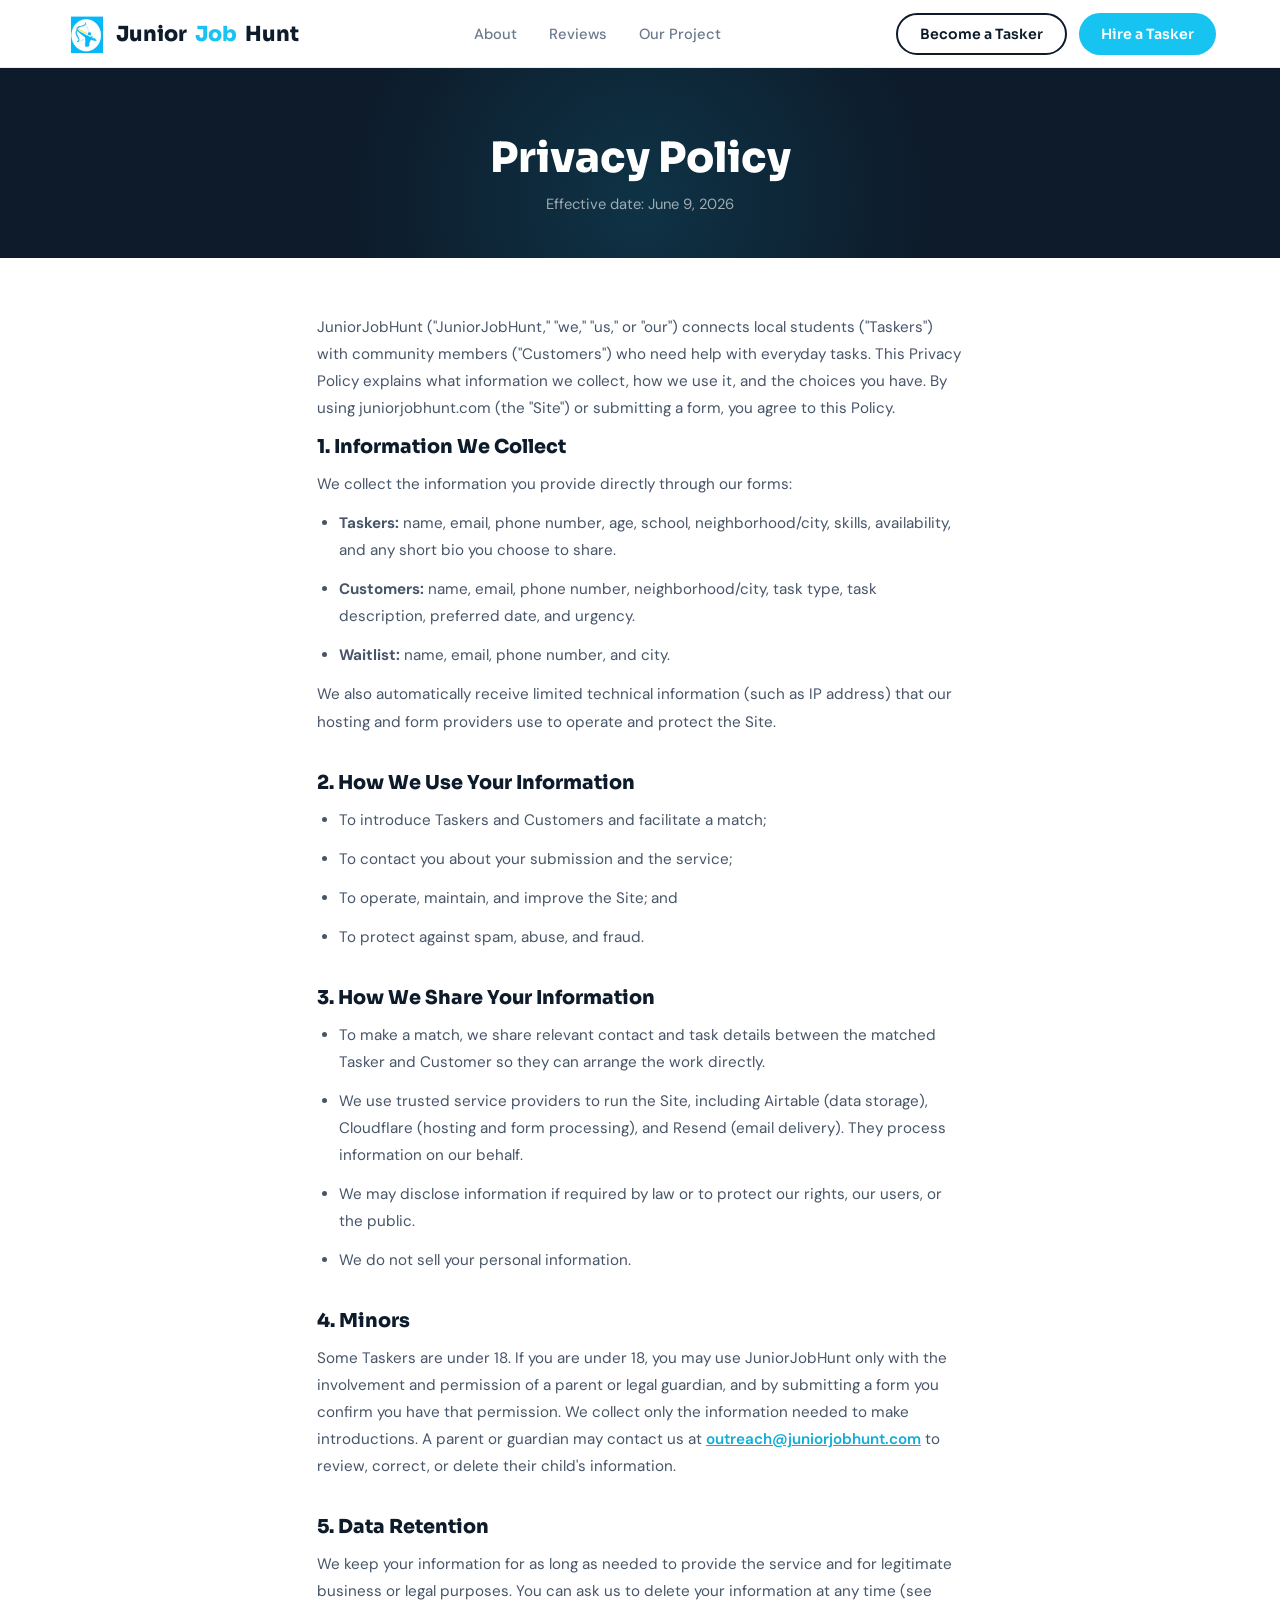
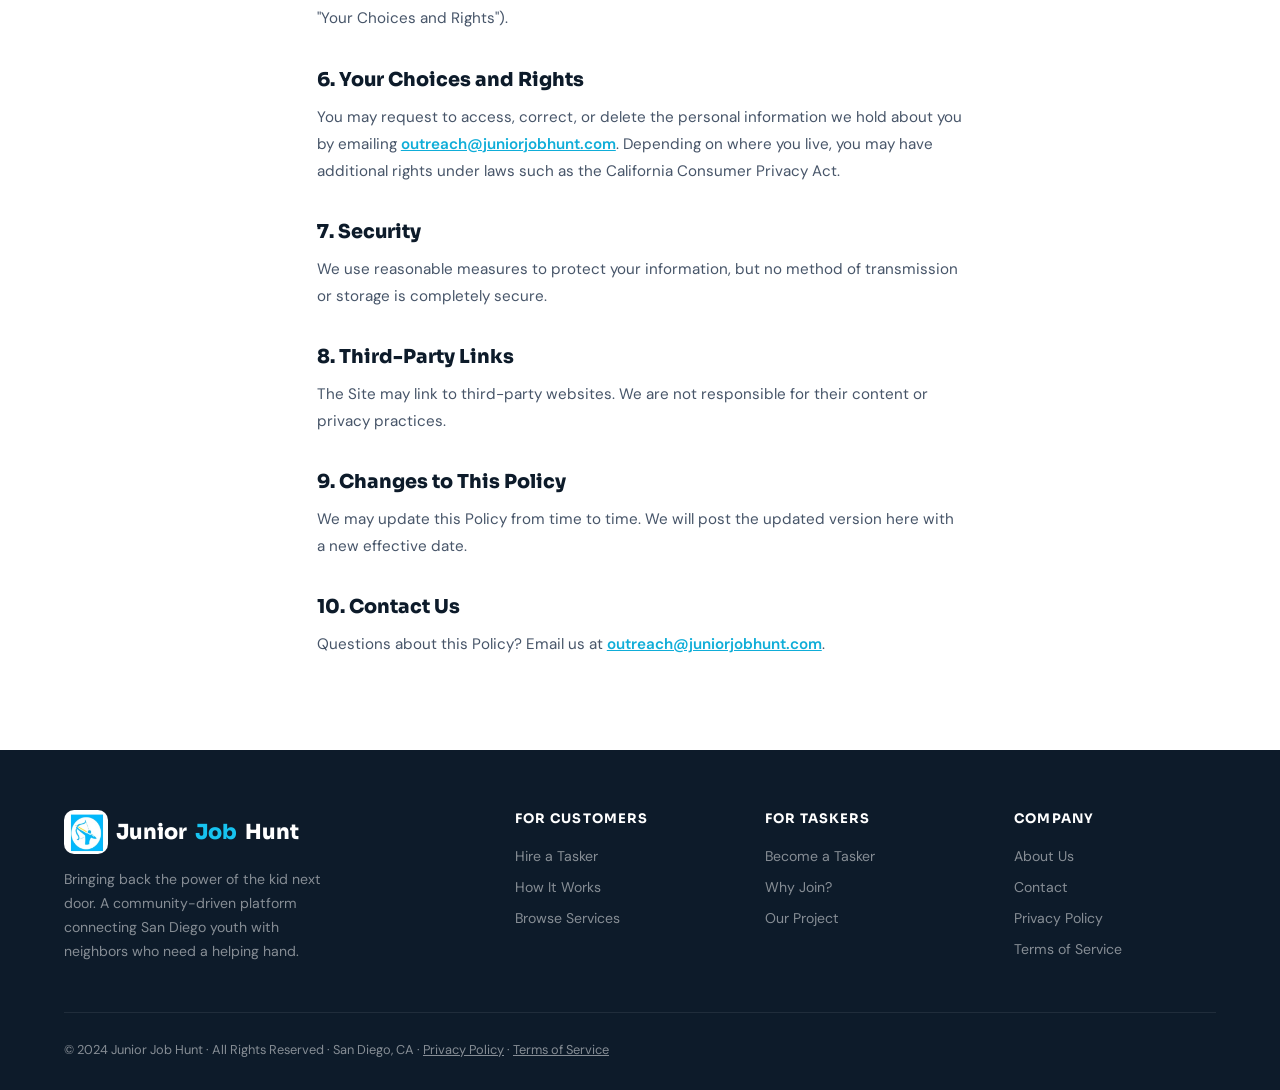
<file: privacy.html>
<!DOCTYPE html>
<html lang="en">
<head>
<meta charset="UTF-8">
<meta name="viewport" content="width=device-width, initial-scale=1.0">
<meta name="description" content="How Junior Job Hunt collects, uses, shares, and protects your personal information.">
<link rel="canonical" href="https://juniorjobhunt.com/privacy.html">
<meta name="theme-color" content="#0d1b2a">
<link rel="icon" href="/images/img-0.png">
<link rel="apple-touch-icon" href="/images/img-0.png">
<link rel="manifest" href="/site.webmanifest">
<link rel="preconnect" href="https://fonts.googleapis.com">
<link rel="preconnect" href="https://fonts.gstatic.com" crossorigin>
<meta property="og:type" content="website">
<meta property="og:site_name" content="Junior Job Hunt">
<meta property="og:title" content="Privacy Policy – Junior Job Hunt">
<meta property="og:description" content="How Junior Job Hunt collects, uses, shares, and protects your personal information.">
<meta property="og:url" content="https://juniorjobhunt.com/privacy.html">
<meta property="og:image" content="https://juniorjobhunt.com/images/og-image.png">
<meta property="og:image:width" content="1200">
<meta property="og:image:height" content="630">
<meta property="og:image:alt" content="Junior Job Hunt — bringing back the power of the kid next door">
<meta name="twitter:card" content="summary_large_image">
<meta name="twitter:title" content="Privacy Policy – Junior Job Hunt">
<meta name="twitter:description" content="How Junior Job Hunt collects, uses, shares, and protects your personal information.">
<meta name="twitter:image" content="https://juniorjobhunt.com/images/og-image.png">
<title>Privacy Policy – Junior Job Hunt</title>
<link href="https://fonts.googleapis.com/css2?family=Sora:wght@400;500;600;700;800&family=DM+Sans:wght@400;500&display=swap" rel="stylesheet">
<link rel="stylesheet" href="styles.css?v=2">
<style>
  .legal-hero {
    background: var(--navy);
    padding: 64px 5% 44px;
    text-align: center;
    position: relative; overflow: hidden;
  }
  .legal-hero::before {
    content: ''; position: absolute; top: -100px; left: 50%; transform: translateX(-50%);
    width: 700px; height: 460px;
    background: radial-gradient(circle, rgba(23,195,240,0.14) 0%, transparent 70%);
    pointer-events: none;
  }
  .legal-hero h1 {
    font-family: 'Sora', sans-serif; font-size: clamp(1.9rem, 4vw, 2.6rem);
    font-weight: 800; color: #fff; position: relative; z-index: 1;
  }
  .legal-hero p { color: rgba(255,255,255,0.6); margin-top: 10px; font-size: 0.92rem; position: relative; z-index: 1; }
  .legal-content { max-width: 800px; margin: 0 auto; padding: 56px 6% 80px; }
  .legal-content h2 {
    font-family: 'Sora', sans-serif; font-size: 1.2rem; font-weight: 800;
    color: var(--navy); margin: 34px 0 12px;
  }
  .legal-content h2:first-of-type { margin-top: 0; }
  .legal-content p, .legal-content li { color: #475569; font-size: 0.95rem; line-height: 1.78; margin-bottom: 12px; }
  .legal-content ul { padding-left: 22px; margin-bottom: 12px; }
  .legal-content a { color: var(--mint-dark); font-weight: 600; }
  .legal-intro { font-size: 1rem; color: #334155; }
</style>
</head>
<body>
<a href="#main-content" class="skip-to-content" style="position:absolute;left:-9999px;top:0;z-index:2000;background:#17C3F0;color:#fff;padding:10px 18px;border-radius:0 0 10px 0;font-family:'Sora',sans-serif;font-weight:700;text-decoration:none;" onfocus="this.style.left='0'" onblur="this.style.left='-9999px'">Skip to content</a>

<nav>
  <a href="index.html" class="nav-logo"><img decoding="async" src="images/img-0.png" alt="Junior Job Hunt" style="height:44px;width:44px;border-radius:10px;"> Junior<span>Job</span>Hunt</a>
  <div class="nav-links">
    <a href="why.html">About</a>
    <a href="results.html">Reviews</a>
    <a href="https://www.sandiego.edu/news/detail.php?_focus=91272" target="_blank" rel="noopener noreferrer">Our Project</a>
  </div>
  <div class="nav-ctas">
    <a href="index.html" class="btn btn-outline">Become a Tasker</a>
    <a href="index.html" class="btn btn-primary">Hire a Tasker</a>
  </div>
</nav>
<main id="main-content" tabindex="-1">

<div class="legal-hero">
  <h1>Privacy Policy</h1>
  <p>Effective date: June 9, 2026</p>
</div>

<div class="legal-content">
  <p class="legal-intro">JuniorJobHunt ("JuniorJobHunt," "we," "us," or "our") connects local students ("Taskers") with community members ("Customers") who need help with everyday tasks. This Privacy Policy explains what information we collect, how we use it, and the choices you have. By using juniorjobhunt.com (the "Site") or submitting a form, you agree to this Policy.</p>

  <h2>1. Information We Collect</h2>
  <p>We collect the information you provide directly through our forms:</p>
  <ul>
    <li><strong>Taskers:</strong> name, email, phone number, age, school, neighborhood/city, skills, availability, and any short bio you choose to share.</li>
    <li><strong>Customers:</strong> name, email, phone number, neighborhood/city, task type, task description, preferred date, and urgency.</li>
    <li><strong>Waitlist:</strong> name, email, phone number, and city.</li>
  </ul>
  <p>We also automatically receive limited technical information (such as IP address) that our hosting and form providers use to operate and protect the Site.</p>

  <h2>2. How We Use Your Information</h2>
  <ul>
    <li>To introduce Taskers and Customers and facilitate a match;</li>
    <li>To contact you about your submission and the service;</li>
    <li>To operate, maintain, and improve the Site; and</li>
    <li>To protect against spam, abuse, and fraud.</li>
  </ul>

  <h2>3. How We Share Your Information</h2>
  <ul>
    <li>To make a match, we share relevant contact and task details between the matched Tasker and Customer so they can arrange the work directly.</li>
    <li>We use trusted service providers to run the Site, including Airtable (data storage), Cloudflare (hosting and form processing), and Resend (email delivery). They process information on our behalf.</li>
    <li>We may disclose information if required by law or to protect our rights, our users, or the public.</li>
    <li>We do not sell your personal information.</li>
  </ul>

  <h2>4. Minors</h2>
  <p>Some Taskers are under 18. If you are under 18, you may use JuniorJobHunt only with the involvement and permission of a parent or legal guardian, and by submitting a form you confirm you have that permission. We collect only the information needed to make introductions. A parent or guardian may contact us at <a href="mailto:outreach@juniorjobhunt.com">outreach@juniorjobhunt.com</a> to review, correct, or delete their child's information.</p>

  <h2>5. Data Retention</h2>
  <p>We keep your information for as long as needed to provide the service and for legitimate business or legal purposes. You can ask us to delete your information at any time (see "Your Choices and Rights").</p>

  <h2>6. Your Choices and Rights</h2>
  <p>You may request to access, correct, or delete the personal information we hold about you by emailing <a href="mailto:outreach@juniorjobhunt.com">outreach@juniorjobhunt.com</a>. Depending on where you live, you may have additional rights under laws such as the California Consumer Privacy Act.</p>

  <h2>7. Security</h2>
  <p>We use reasonable measures to protect your information, but no method of transmission or storage is completely secure.</p>

  <h2>8. Third-Party Links</h2>
  <p>The Site may link to third-party websites. We are not responsible for their content or privacy practices.</p>

  <h2>9. Changes to This Policy</h2>
  <p>We may update this Policy from time to time. We will post the updated version here with a new effective date.</p>

  <h2>10. Contact Us</h2>
  <p>Questions about this Policy? Email us at <a href="mailto:outreach@juniorjobhunt.com">outreach@juniorjobhunt.com</a>.</p>
</div>

</main>
<footer>
  <div class="footer-grid">
    <div class="footer-brand">
      <a href="index.html" class="nav-logo"><img decoding="async" src="images/img-10.png" alt="Junior Job Hunt" style="height:44px;width:44px;border-radius:10px;"> Junior<span style="color:var(--mint)">Job</span>Hunt</a>
      <p>Bringing back the power of the kid next door. A community-driven platform connecting San Diego youth with neighbors who need a helping hand.</p>
    </div>
    <div class="footer-col">
      <h5>For Customers</h5>
      <ul>
        <li><a href="index.html">Hire a Tasker</a></li>
        <li><a href="index.html#how">How It Works</a></li>
        <li><a href="index.html#tasks">Browse Services</a></li>
      </ul>
    </div>
    <div class="footer-col">
      <h5>For Taskers</h5>
      <ul>
        <li><a href="index.html">Become a Tasker</a></li>
        <li><a href="why.html">Why Join?</a></li>
        <li><a href="https://www.sandiego.edu/news/detail.php?_focus=91272" target="_blank" rel="noopener noreferrer">Our Project</a></li>
      </ul>
    </div>
    <div class="footer-col">
      <h5>Company</h5>
      <ul>
        <li><a href="why.html">About Us</a></li>
        <li><a href="mailto:juniorjobhunt@gmail.com">Contact</a></li>
        <li><a href="privacy.html">Privacy Policy</a></li>
        <li><a href="terms.html">Terms of Service</a></li>
      </ul>
    </div>
  </div>
  <div class="footer-bottom">
    <span>© 2024 Junior Job Hunt · All Rights Reserved · San Diego, CA · <a href="privacy.html" style="color:inherit;">Privacy Policy</a> · <a href="terms.html" style="color:inherit;">Terms of Service</a></span>
  </div>
</footer>

</body>
</html>
</file>
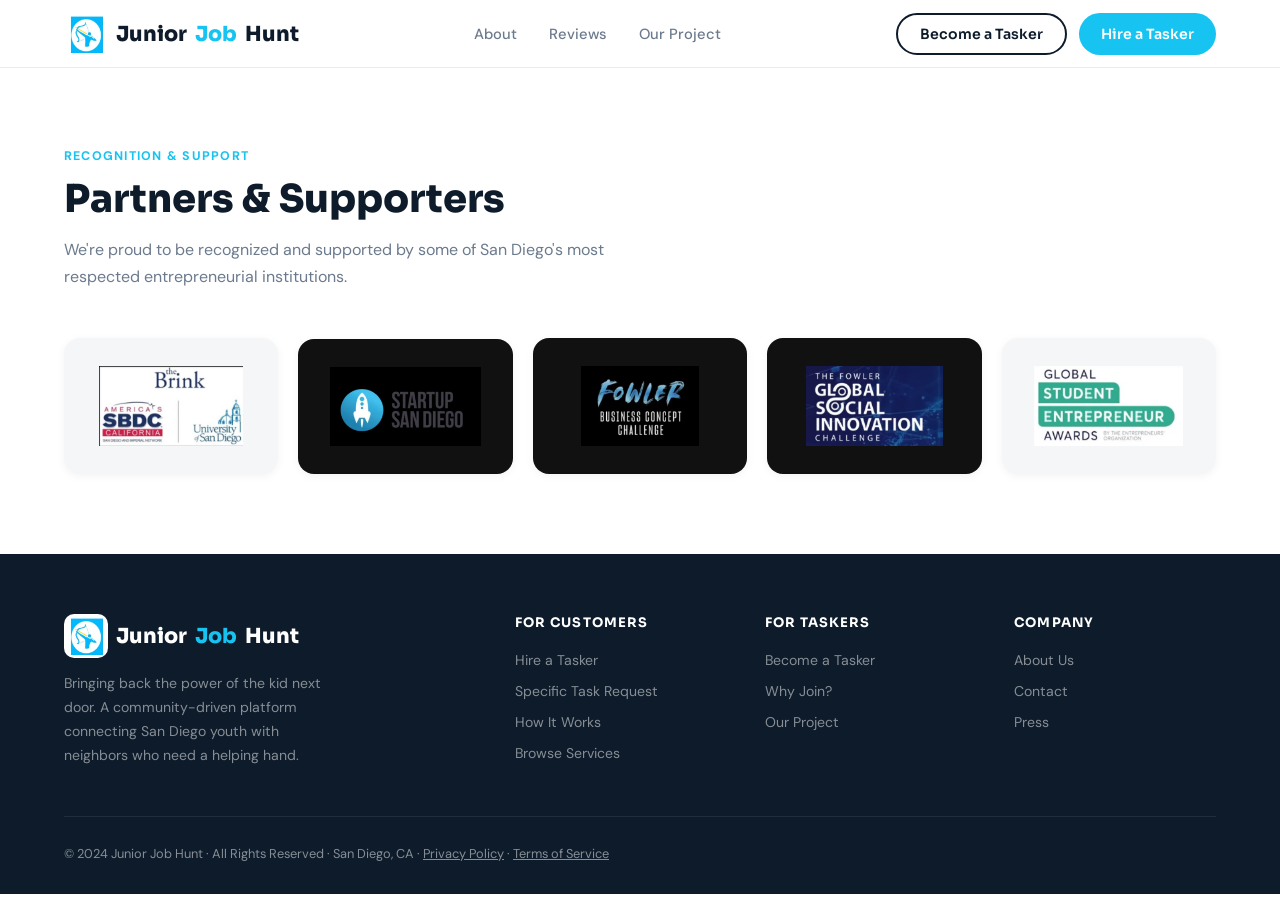
<file: recognition.html>
<!DOCTYPE html>
<html lang="en">
<head>
<meta charset="UTF-8">
<meta name="viewport" content="width=device-width, initial-scale=1.0">
<meta name="description" content="The institutions and programs across San Diego that recognize and support Junior Job Hunt.">
<link rel="canonical" href="https://juniorjobhunt.com/recognition.html">
<meta name="theme-color" content="#0d1b2a">
<link rel="icon" href="/images/img-0.png">
<link rel="apple-touch-icon" href="/images/img-0.png">
<link rel="manifest" href="/site.webmanifest">
<link rel="preconnect" href="https://fonts.googleapis.com">
<link rel="preconnect" href="https://fonts.gstatic.com" crossorigin>
<meta property="og:type" content="website">
<meta property="og:site_name" content="Junior Job Hunt">
<meta property="og:title" content="Recognition & Support – Junior Job Hunt">
<meta property="og:description" content="The institutions and programs across San Diego that recognize and support Junior Job Hunt.">
<meta property="og:url" content="https://juniorjobhunt.com/recognition.html">
<meta property="og:image" content="https://juniorjobhunt.com/images/og-image.png">
<meta property="og:image:width" content="1200">
<meta property="og:image:height" content="630">
<meta property="og:image:alt" content="Junior Job Hunt — bringing back the power of the kid next door">
<meta name="twitter:card" content="summary_large_image">
<meta name="twitter:title" content="Recognition & Support – Junior Job Hunt">
<meta name="twitter:description" content="The institutions and programs across San Diego that recognize and support Junior Job Hunt.">
<meta name="twitter:image" content="https://juniorjobhunt.com/images/og-image.png">
<title>Recognition & Support – Junior Job Hunt</title>
<link href="https://fonts.googleapis.com/css2?family=Sora:wght@400;500;600;700;800&family=DM+Sans:wght@400;500&display=swap" rel="stylesheet">
<link rel="stylesheet" href="styles.css?v=2">
</head>
<body>
<a href="#main-content" class="skip-to-content" style="position:absolute;left:-9999px;top:0;z-index:2000;background:#17C3F0;color:#fff;padding:10px 18px;border-radius:0 0 10px 0;font-family:'Sora',sans-serif;font-weight:700;text-decoration:none;" onfocus="this.style.left='0'" onblur="this.style.left='-9999px'">Skip to content</a>
<nav>
  <a href="index.html" class="nav-logo"><img decoding="async" src="images/img-0.png" alt="Junior Job Hunt" style="height:44px;width:44px;border-radius:10px;"> Junior<span>Job</span>Hunt</a>
  <div class="nav-links">
    <a href="why.html">About</a>
    <a href="results.html">Reviews</a>
    <a href="https://www.sandiego.edu/news/detail.php?_focus=91272" target="_blank" rel="noopener noreferrer">Our Project</a>
  </div>
  <div class="nav-ctas">
    <a href="#" class="btn btn-outline" onclick="openModal('tasker');return false;">Become a Tasker</a>
    <a href="#" class="btn btn-primary" onclick="openModal('customer');return false;">Hire a Tasker</a>
  </div>
</nav>
<main id="main-content" tabindex="-1">

<section class="partners-section">
  <div class="section-label">Recognition & Support</div>
  <div class="section-title">Partners &amp; Supporters</div>
  <div class="section-sub">We're proud to be recognized and supported by some of San Diego's most respected entrepreneurial institutions.</div>
  <div class="partners-grid">
    <div class="partner-card"><img decoding="async" src="images/img-5.png" alt="The Brink, SBDC California, University of San Diego" /></div>
    <div class="partner-card partner-card-dark"><img decoding="async" loading="lazy" src="images/img-6.png" alt="Startup San Diego" /></div>
    <div class="partner-card partner-card-dark"><img decoding="async" loading="lazy" src="images/img-7.png" alt="Fowler Business Concept Challenge" /></div>
    <div class="partner-card partner-card-dark"><img decoding="async" loading="lazy" src="images/img-8.png" alt="The Fowler Global Social Innovation Challenge" /></div>
    <div class="partner-card"><img decoding="async" loading="lazy" src="images/img-9.png" alt="Global Student Entrepreneur Awards" /></div>
  </div>
</section>

</main>
<footer>
  <div class="footer-grid">
    <div class="footer-brand">
      <a href="index.html" class="nav-logo"><img decoding="async" loading="lazy" src="images/img-10.png" alt="Junior Job Hunt" style="height:44px;width:44px;border-radius:10px;"> Junior<span style="color:var(--mint)">Job</span>Hunt</a>
      <p>Bringing back the power of the kid next door. A community-driven platform connecting San Diego youth with neighbors who need a helping hand.</p>
    </div>
    <div class="footer-col">
      <h5>For Customers</h5>
      <ul>
        <li><a href="#" onclick="openModal('customer');return false;">Hire a Tasker</a></li>
        <li><a href="#" onclick="openModal('customer');return false;">Specific Task Request</a></li>
        <li><a href="index.html#how">How It Works</a></li>
        <li><a href="index.html#tasks">Browse Services</a></li>
      </ul>
    </div>
    <div class="footer-col">
      <h5>For Taskers</h5>
      <ul>
        <li><a href="#" onclick="openModal('tasker');return false;">Become a Tasker</a></li>
        <li><a href="why.html">Why Join?</a></li>
        <li><a href="https://www.sandiego.edu/news/detail.php?_focus=91272" target="_blank" rel="noopener noreferrer">Our Project</a></li>
      </ul>
    </div>
    <div class="footer-col">
      <h5>Company</h5>
      <ul>
        <li><a href="why.html">About Us</a></li>
        <li><a href="mailto:juniorjobhunt@gmail.com">Contact</a></li>
        <li><a href="https://www.sandiego.edu/news/detail.php?_focus=91272" target="_blank" rel="noopener noreferrer">Press</a></li>
      </ul>
    </div>
  </div>
  <div class="footer-bottom">
    <span>© 2024 Junior Job Hunt · All Rights Reserved · San Diego, CA · <a href="privacy.html" style="color:inherit;">Privacy Policy</a> · <a href="terms.html" style="color:inherit;">Terms of Service</a></span>
  </div>
</footer>

<script src="scripts.js?v=6" defer></script>

<!-- MODAL OVERLAY -->
<div id="modal-overlay" onclick="closeModal()" style="display:none;position:fixed;inset:0;background:rgba(0,0,0,0.6);z-index:999;backdrop-filter:blur(4px);transition:opacity 0.2s;"></div>

<!-- BECOME A TASKER MODAL -->
<div id="modal-tasker" style="display:none;position:fixed;top:50%;left:50%;transform:translate(-50%,-50%);z-index:1000;width:min(580px,95vw);max-height:90vh;overflow-y:auto;background:#fff;border-radius:20px;box-shadow:0 24px 80px rgba(0,0,0,0.25);">
  <div style="background:#0d1b2a;padding:28px 32px 22px;border-radius:20px 20px 0 0;position:sticky;top:0;z-index:1;">
    <button onclick="closeModal()" style="position:absolute;top:18px;right:18px;background:rgba(255,255,255,0.12);border:none;color:#fff;width:34px;height:34px;border-radius:50%;cursor:pointer;font-size:1rem;line-height:1;">✕</button>
    <div style="font-size:0.75rem;letter-spacing:0.1em;font-weight:700;color:#17C3F0;text-transform:uppercase;margin-bottom:6px;">Join the Team</div>
    <h2 style="font-family:'Sora',sans-serif;color:#fff;font-size:1.5rem;font-weight:800;margin:0;">Become a Tasker</h2>
    <p style="color:rgba(255,255,255,0.5);font-size:0.88rem;margin-top:6px;">Fill in your info and we'll reach out when a task matches your skills.</p>
  </div>
  <form id="form-tasker" onsubmit="submitTasker(event)" style="padding:28px 32px;">
    <div style="display:grid;grid-template-columns:1fr 1fr;gap:16px;">
      <div style="display:flex;flex-direction:column;gap:5px;"><label style="font-size:0.79rem;font-weight:700;color:#0d1b2a;">Full Name *</label><input aria-label="Full Name" name="Full Name" required placeholder="Your full name" style="padding:11px 14px;border:1.5px solid #e2e8f0;border-radius:10px;font-size:0.92rem;font-family:'DM Sans',sans-serif;outline:none;" onfocus="this.style.borderColor='#17C3F0'" onblur="this.style.borderColor='#e2e8f0'"></div>
      <div style="display:flex;flex-direction:column;gap:5px;"><label style="font-size:0.79rem;font-weight:700;color:#0d1b2a;">Age *</label><input aria-label="Age" name="Age" type="number" min="13" max="25" required placeholder="Your age" style="padding:11px 14px;border:1.5px solid #e2e8f0;border-radius:10px;font-size:0.92rem;font-family:'DM Sans',sans-serif;outline:none;" onfocus="this.style.borderColor='#17C3F0'" onblur="this.style.borderColor='#e2e8f0'"></div>
      <div style="display:flex;flex-direction:column;gap:5px;"><label style="font-size:0.79rem;font-weight:700;color:#0d1b2a;">Email *</label><input aria-label="Email" name="Email" type="email" required placeholder="your@email.com" style="padding:11px 14px;border:1.5px solid #e2e8f0;border-radius:10px;font-size:0.92rem;font-family:'DM Sans',sans-serif;outline:none;" onfocus="this.style.borderColor='#17C3F0'" onblur="this.style.borderColor='#e2e8f0'"></div>
      <div style="display:flex;flex-direction:column;gap:5px;"><label style="font-size:0.79rem;font-weight:700;color:#0d1b2a;">Phone Number *</label><input aria-label="Phone Number" name="Phone Number" type="tel" required placeholder="(619) 555-0000" style="padding:11px 14px;border:1.5px solid #e2e8f0;border-radius:10px;font-size:0.92rem;font-family:'DM Sans',sans-serif;outline:none;" onfocus="this.style.borderColor='#17C3F0'" onblur="this.style.borderColor='#e2e8f0'"></div>
    </div>
    <div style="display:flex;flex-direction:column;gap:5px;margin-top:14px;"><label style="font-size:0.79rem;font-weight:700;color:#0d1b2a;">School Name *</label><input aria-label="School Name" name="School Name" required placeholder="e.g. University of San Diego" style="padding:11px 14px;border:1.5px solid #e2e8f0;border-radius:10px;font-size:0.92rem;font-family:'DM Sans',sans-serif;outline:none;" onfocus="this.style.borderColor='#17C3F0'" onblur="this.style.borderColor='#e2e8f0'"></div>
    <div style="display:flex;flex-direction:column;gap:5px;margin-top:14px;"><label style="font-size:0.79rem;font-weight:700;color:#0d1b2a;">Neighborhood / City *</label><input aria-label="Neighborhood/City" name="Neighborhood/City" required placeholder="e.g. Mission Hills, San Diego" style="padding:11px 14px;border:1.5px solid #e2e8f0;border-radius:10px;font-size:0.92rem;font-family:'DM Sans',sans-serif;outline:none;" onfocus="this.style.borderColor='#17C3F0'" onblur="this.style.borderColor='#e2e8f0'"></div>
    <div style="display:flex;flex-direction:column;gap:8px;margin-top:14px;"><label style="font-size:0.79rem;font-weight:700;color:#0d1b2a;">Skills * <span style="font-weight:400;color:#6b7a8d;">(tap all that apply)</span></label>
      <div id="t-skills" style="display:flex;flex-wrap:wrap;gap:8px;">
        <span onclick="toggleChip(this,'t-skills')" style="padding:7px 15px;border-radius:50px;background:#f4f6f8;font-size:0.83rem;font-weight:600;cursor:pointer;border:1.5px solid transparent;transition:all 0.15s;" data-val="Yard Work">🌿 Yard Work</span>
        <span onclick="toggleChip(this,'t-skills')" style="padding:7px 15px;border-radius:50px;background:#f4f6f8;font-size:0.83rem;font-weight:600;cursor:pointer;border:1.5px solid transparent;transition:all 0.15s;" data-val="Cleaning">🧹 Cleaning</span>
        <span onclick="toggleChip(this,'t-skills')" style="padding:7px 15px;border-radius:50px;background:#f4f6f8;font-size:0.83rem;font-weight:600;cursor:pointer;border:1.5px solid transparent;transition:all 0.15s;" data-val="Pet Care">🐾 Pet Care</span>
        <span onclick="toggleChip(this,'t-skills')" style="padding:7px 15px;border-radius:50px;background:#f4f6f8;font-size:0.83rem;font-weight:600;cursor:pointer;border:1.5px solid transparent;transition:all 0.15s;" data-val="Moving Help">📦 Moving Help</span>
        <span onclick="toggleChip(this,'t-skills')" style="padding:7px 15px;border-radius:50px;background:#f4f6f8;font-size:0.83rem;font-weight:600;cursor:pointer;border:1.5px solid transparent;transition:all 0.15s;" data-val="Errands">🛒 Errands</span>
        <span onclick="toggleChip(this,'t-skills')" style="padding:7px 15px;border-radius:50px;background:#f4f6f8;font-size:0.83rem;font-weight:600;cursor:pointer;border:1.5px solid transparent;transition:all 0.15s;" data-val="Car Wash">🚗 Car Wash</span>
        <span onclick="toggleChip(this,'t-skills')" style="padding:7px 15px;border-radius:50px;background:#f4f6f8;font-size:0.83rem;font-weight:600;cursor:pointer;border:1.5px solid transparent;transition:all 0.15s;" data-val="Tutoring">📚 Tutoring</span>
        <span onclick="toggleChip(this,'t-skills')" style="padding:7px 15px;border-radius:50px;background:#f4f6f8;font-size:0.83rem;font-weight:600;cursor:pointer;border:1.5px solid transparent;transition:all 0.15s;" data-val="General Help">🔧 General Help</span>
      </div>
    </div>
    <div style="display:flex;flex-direction:column;gap:8px;margin-top:14px;"><label style="font-size:0.79rem;font-weight:700;color:#0d1b2a;">Availability * <span style="font-weight:400;color:#6b7a8d;">(tap all that apply)</span></label>
      <div id="t-avail" style="display:flex;gap:8px;flex-wrap:wrap;">
        <span onclick="toggleChip(this,'t-avail')" style="padding:7px 15px;border-radius:50px;background:#f4f6f8;font-size:0.83rem;font-weight:600;cursor:pointer;border:1.5px solid transparent;transition:all 0.15s;" data-val="Weekdays">Weekdays</span>
        <span onclick="toggleChip(this,'t-avail')" style="padding:7px 15px;border-radius:50px;background:#f4f6f8;font-size:0.83rem;font-weight:600;cursor:pointer;border:1.5px solid transparent;transition:all 0.15s;" data-val="Weekends">Weekends</span>
        <span onclick="toggleChip(this,'t-avail')" style="padding:7px 15px;border-radius:50px;background:#f4f6f8;font-size:0.83rem;font-weight:600;cursor:pointer;border:1.5px solid transparent;transition:all 0.15s;" data-val="Evenings">Evenings</span>
      </div>
    </div>
    <div style="display:flex;flex-direction:column;gap:5px;margin-top:14px;"><label style="font-size:0.79rem;font-weight:700;color:#0d1b2a;">Short Bio <span style="font-weight:400;color:#6b7a8d;">(optional)</span></label><textarea aria-label="Short Bio" name="Short Bio" rows="3" placeholder="Tell customers a bit about yourself..." style="padding:11px 14px;border:1.5px solid #e2e8f0;border-radius:10px;font-size:0.92rem;font-family:'DM Sans',sans-serif;outline:none;resize:vertical;" onfocus="this.style.borderColor='#17C3F0'" onblur="this.style.borderColor='#e2e8f0'"></textarea></div>
    <label style="display:flex;align-items:flex-start;gap:9px;margin-top:16px;font-size:0.8rem;color:#475569;line-height:1.5;cursor:pointer;"><input type="checkbox" name="consent" required style="margin-top:2px;width:16px;height:16px;flex-shrink:0;accent-color:#17C3F0;cursor:pointer;"><span>I agree to the <a href="privacy.html" target="_blank" style="color:#17C3F0;font-weight:600;text-decoration:none;">Privacy Policy</a> and <a href="terms.html" target="_blank" style="color:#17C3F0;font-weight:600;text-decoration:none;">Terms of Service</a>.</span></label>
    <div id="msg-tasker" style="display:none;margin-top:14px;padding:13px 16px;border-radius:10px;font-size:0.88rem;font-weight:600;"></div>
    <button type="submit" id="btn-tasker" style="margin-top:20px;width:100%;padding:15px;background:#17C3F0;color:#fff;border:none;border-radius:50px;font-family:'Sora',sans-serif;font-size:1rem;font-weight:700;cursor:pointer;">Submit Application →</button>
  </form>
</div>

<!-- HIRE A TASKER MODAL -->
<div id="modal-customer" style="display:none;position:fixed;top:50%;left:50%;transform:translate(-50%,-50%);z-index:1000;width:min(580px,95vw);max-height:90vh;overflow-y:auto;background:#fff;border-radius:20px;box-shadow:0 24px 80px rgba(0,0,0,0.25);">
  <div style="background:#0d1b2a;padding:28px 32px 22px;border-radius:20px 20px 0 0;position:sticky;top:0;z-index:1;">
    <button onclick="closeModal()" style="position:absolute;top:18px;right:18px;background:rgba(255,255,255,0.12);border:none;color:#fff;width:34px;height:34px;border-radius:50%;cursor:pointer;font-size:1rem;line-height:1;">✕</button>
    <div style="font-size:0.75rem;letter-spacing:0.1em;font-weight:700;color:#17C3F0;text-transform:uppercase;margin-bottom:6px;">Get Help Today</div>
    <h2 style="font-family:'Sora',sans-serif;color:#fff;font-size:1.5rem;font-weight:800;margin:0;">Hire a Tasker</h2>
    <p style="color:rgba(255,255,255,0.5);font-size:0.88rem;margin-top:6px;">Tell us what you need and we'll match you with the perfect local Tasker.</p>
  </div>
  <form id="form-customer" onsubmit="submitCustomer(event)" style="padding:28px 32px;">
    <div style="display:grid;grid-template-columns:1fr 1fr;gap:16px;">
      <div style="display:flex;flex-direction:column;gap:5px;"><label style="font-size:0.79rem;font-weight:700;color:#0d1b2a;">Full Name *</label><input aria-label="Full Name" name="Full Name" required placeholder="Your full name" style="padding:11px 14px;border:1.5px solid #e2e8f0;border-radius:10px;font-size:0.92rem;font-family:'DM Sans',sans-serif;outline:none;" onfocus="this.style.borderColor='#17C3F0'" onblur="this.style.borderColor='#e2e8f0'"></div>
      <div style="display:flex;flex-direction:column;gap:5px;"><label style="font-size:0.79rem;font-weight:700;color:#0d1b2a;">Phone Number *</label><input aria-label="Phone Number" name="Phone Number" type="tel" required placeholder="(619) 555-0000" style="padding:11px 14px;border:1.5px solid #e2e8f0;border-radius:10px;font-size:0.92rem;font-family:'DM Sans',sans-serif;outline:none;" onfocus="this.style.borderColor='#17C3F0'" onblur="this.style.borderColor='#e2e8f0'"></div>
    </div>
    <div style="display:flex;flex-direction:column;gap:5px;margin-top:14px;"><label style="font-size:0.79rem;font-weight:700;color:#0d1b2a;">Email *</label><input aria-label="Email" name="Email" type="email" required placeholder="your@email.com" style="padding:11px 14px;border:1.5px solid #e2e8f0;border-radius:10px;font-size:0.92rem;font-family:'DM Sans',sans-serif;outline:none;" onfocus="this.style.borderColor='#17C3F0'" onblur="this.style.borderColor='#e2e8f0'"></div>
    <div style="display:flex;flex-direction:column;gap:5px;margin-top:14px;"><label style="font-size:0.79rem;font-weight:700;color:#0d1b2a;">Neighborhood / City *</label><input aria-label="Neighborhood/City" name="Neighborhood/City" required placeholder="e.g. La Jolla, San Diego" style="padding:11px 14px;border:1.5px solid #e2e8f0;border-radius:10px;font-size:0.92rem;font-family:'DM Sans',sans-serif;outline:none;" onfocus="this.style.borderColor='#17C3F0'" onblur="this.style.borderColor='#e2e8f0'"></div>
    <div style="display:flex;flex-direction:column;gap:8px;margin-top:14px;"><label style="font-size:0.79rem;font-weight:700;color:#0d1b2a;">Task Type * <span style="font-weight:400;color:#6b7a8d;">(tap all that apply)</span></label>
      <div id="c-tasks" style="display:flex;flex-wrap:wrap;gap:8px;">
        <span onclick="toggleChip(this,'c-tasks')" style="padding:7px 15px;border-radius:50px;background:#f4f6f8;font-size:0.83rem;font-weight:600;cursor:pointer;border:1.5px solid transparent;transition:all 0.15s;" data-val="Yard Work">🌿 Yard Work</span>
        <span onclick="toggleChip(this,'c-tasks')" style="padding:7px 15px;border-radius:50px;background:#f4f6f8;font-size:0.83rem;font-weight:600;cursor:pointer;border:1.5px solid transparent;transition:all 0.15s;" data-val="Cleaning">🧹 Cleaning</span>
        <span onclick="toggleChip(this,'c-tasks')" style="padding:7px 15px;border-radius:50px;background:#f4f6f8;font-size:0.83rem;font-weight:600;cursor:pointer;border:1.5px solid transparent;transition:all 0.15s;" data-val="Pet Care">🐾 Pet Care</span>
        <span onclick="toggleChip(this,'c-tasks')" style="padding:7px 15px;border-radius:50px;background:#f4f6f8;font-size:0.83rem;font-weight:600;cursor:pointer;border:1.5px solid transparent;transition:all 0.15s;" data-val="Moving Help">📦 Moving Help</span>
        <span onclick="toggleChip(this,'c-tasks')" style="padding:7px 15px;border-radius:50px;background:#f4f6f8;font-size:0.83rem;font-weight:600;cursor:pointer;border:1.5px solid transparent;transition:all 0.15s;" data-val="Errands">🛒 Errands</span>
        <span onclick="toggleChip(this,'c-tasks')" style="padding:7px 15px;border-radius:50px;background:#f4f6f8;font-size:0.83rem;font-weight:600;cursor:pointer;border:1.5px solid transparent;transition:all 0.15s;" data-val="Car Wash">🚗 Car Wash</span>
        <span onclick="toggleChip(this,'c-tasks')" style="padding:7px 15px;border-radius:50px;background:#f4f6f8;font-size:0.83rem;font-weight:600;cursor:pointer;border:1.5px solid transparent;transition:all 0.15s;" data-val="Tutoring">📚 Tutoring</span>
        <span onclick="toggleChip(this,'c-tasks')" style="padding:7px 15px;border-radius:50px;background:#f4f6f8;font-size:0.83rem;font-weight:600;cursor:pointer;border:1.5px solid transparent;transition:all 0.15s;" data-val="General Help">🔧 General Help</span>
      </div>
    </div>
    <div style="display:flex;flex-direction:column;gap:5px;margin-top:14px;"><label style="font-size:0.79rem;font-weight:700;color:#0d1b2a;">Task Description *</label><textarea aria-label="Task Description" name="Task Description" rows="3" required placeholder="Describe what you need help with in detail..." style="padding:11px 14px;border:1.5px solid #e2e8f0;border-radius:10px;font-size:0.92rem;font-family:'DM Sans',sans-serif;outline:none;resize:vertical;" onfocus="this.style.borderColor='#17C3F0'" onblur="this.style.borderColor='#e2e8f0'"></textarea></div>
    <div style="display:grid;grid-template-columns:1fr 1fr;gap:16px;margin-top:14px;">
      <div style="display:flex;flex-direction:column;gap:5px;"><label style="font-size:0.79rem;font-weight:700;color:#0d1b2a;">Preferred Date</label><input aria-label="Preferred Date" name="Preferred Date" type="date" style="padding:11px 14px;border:1.5px solid #e2e8f0;border-radius:10px;font-size:0.92rem;font-family:'DM Sans',sans-serif;outline:none;" onfocus="this.style.borderColor='#17C3F0'" onblur="this.style.borderColor='#e2e8f0'"></div>
      <div style="display:flex;flex-direction:column;gap:5px;"><label style="font-size:0.79rem;font-weight:700;color:#0d1b2a;">Urgency *</label><select aria-label="Urgency" name="Urgency" required style="padding:11px 14px;border:1.5px solid #e2e8f0;border-radius:10px;font-size:0.92rem;font-family:'DM Sans',sans-serif;outline:none;background:#fff;" onfocus="this.style.borderColor='#17C3F0'" onblur="this.style.borderColor='#e2e8f0'"><option value="">Select...</option><option>Flexible</option><option>Within a Week</option><option>ASAP</option></select></div>
    </div>
    <label style="display:flex;align-items:flex-start;gap:9px;margin-top:16px;font-size:0.8rem;color:#475569;line-height:1.5;cursor:pointer;"><input type="checkbox" name="consent" required style="margin-top:2px;width:16px;height:16px;flex-shrink:0;accent-color:#17C3F0;cursor:pointer;"><span>I agree to the <a href="privacy.html" target="_blank" style="color:#17C3F0;font-weight:600;text-decoration:none;">Privacy Policy</a> and <a href="terms.html" target="_blank" style="color:#17C3F0;font-weight:600;text-decoration:none;">Terms of Service</a>.</span></label>
    <div id="msg-customer" style="display:none;margin-top:14px;padding:13px 16px;border-radius:10px;font-size:0.88rem;font-weight:600;"></div>
    <button type="submit" id="btn-customer" style="margin-top:20px;width:100%;padding:15px;background:#17C3F0;color:#fff;border:none;border-radius:50px;font-family:'Sora',sans-serif;font-size:1rem;font-weight:700;cursor:pointer;">Find Me a Tasker →</button>
  </form>
</div>

</body>
</html>
</file>
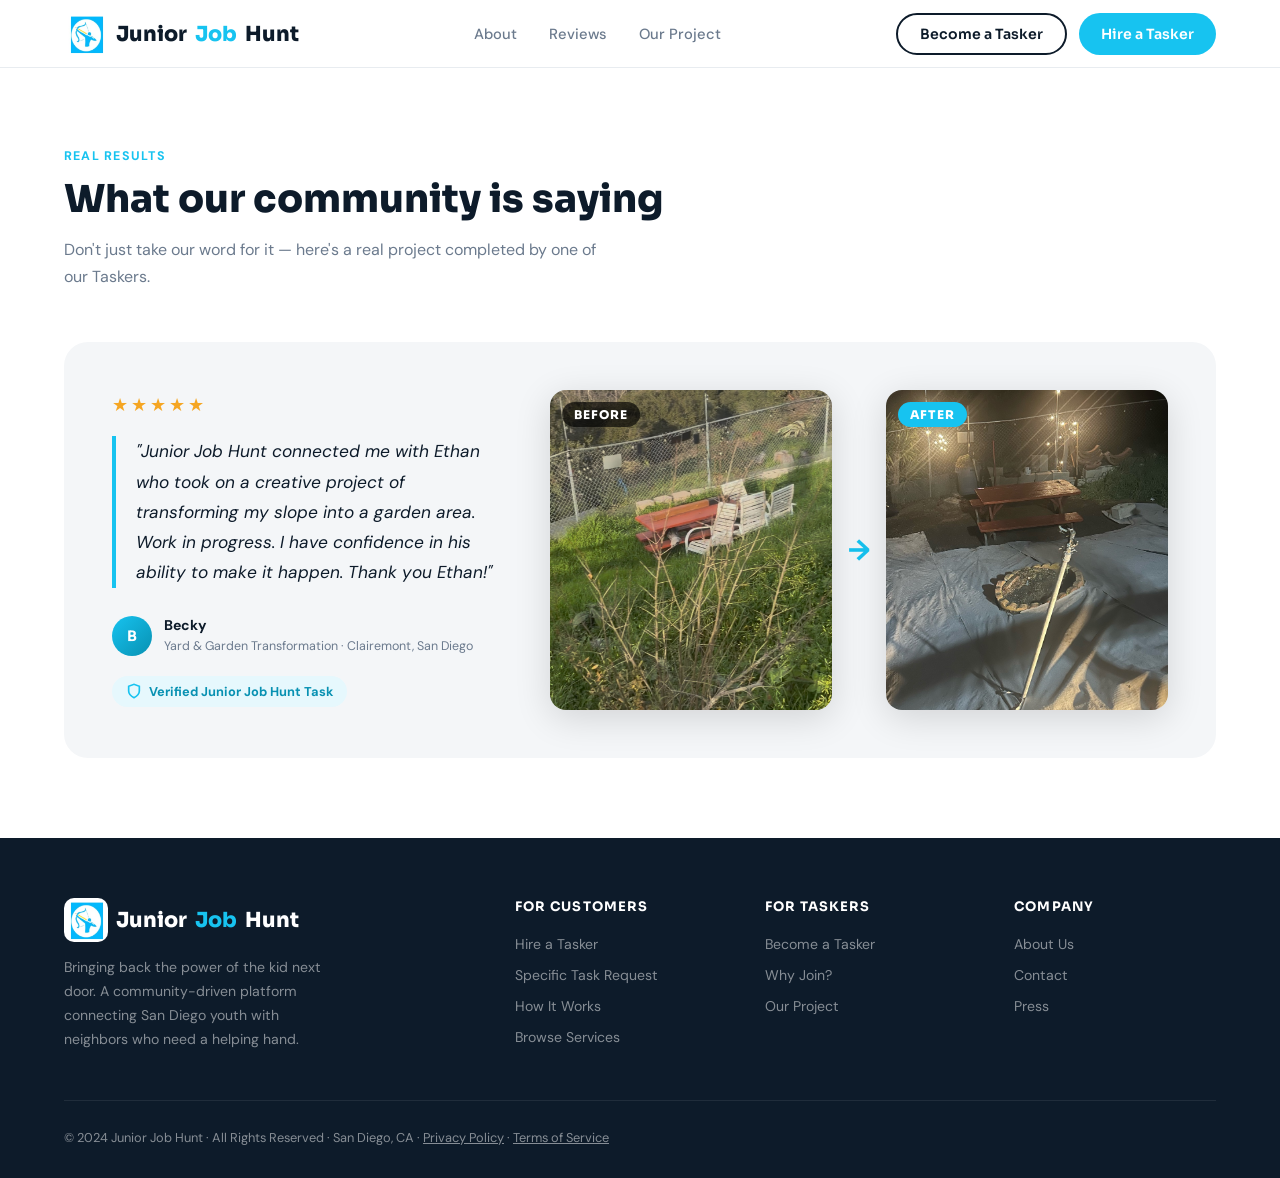
<file: results.html>
<!DOCTYPE html>
<html lang="en">
<head>
<meta charset="UTF-8">
<meta name="viewport" content="width=device-width, initial-scale=1.0">
<meta name="description" content="Real results from Junior Job Hunt Taskers — local San Diego students helping neighbors with everyday tasks like yard work, cleaning, pet care and more.">
<link rel="canonical" href="https://juniorjobhunt.com/results.html">
<meta name="theme-color" content="#0d1b2a">
<link rel="icon" href="/images/img-0.png">
<link rel="apple-touch-icon" href="/images/img-0.png">
<link rel="manifest" href="/site.webmanifest">
<link rel="preconnect" href="https://fonts.googleapis.com">
<link rel="preconnect" href="https://fonts.gstatic.com" crossorigin>
<meta property="og:type" content="website">
<meta property="og:site_name" content="Junior Job Hunt">
<meta property="og:title" content="Real Results – Junior Job Hunt">
<meta property="og:description" content="Real results from Junior Job Hunt Taskers — local San Diego students helping neighbors with everyday tasks like yard work, cleaning, pet care and more.">
<meta property="og:url" content="https://juniorjobhunt.com/results.html">
<meta property="og:image" content="https://juniorjobhunt.com/images/og-image.png">
<meta property="og:image:width" content="1200">
<meta property="og:image:height" content="630">
<meta property="og:image:alt" content="Junior Job Hunt — bringing back the power of the kid next door">
<meta name="twitter:card" content="summary_large_image">
<meta name="twitter:title" content="Real Results – Junior Job Hunt">
<meta name="twitter:description" content="Real results from Junior Job Hunt Taskers — local San Diego students helping neighbors with everyday tasks like yard work, cleaning, pet care and more.">
<meta name="twitter:image" content="https://juniorjobhunt.com/images/og-image.png">
<title>Real Results – Junior Job Hunt</title>
<link href="https://fonts.googleapis.com/css2?family=Sora:wght@400;500;600;700;800&family=DM+Sans:wght@400;500&display=swap" rel="stylesheet">
<link rel="stylesheet" href="styles.css?v=2">
</head>
<body>
<a href="#main-content" class="skip-to-content" style="position:absolute;left:-9999px;top:0;z-index:2000;background:#17C3F0;color:#fff;padding:10px 18px;border-radius:0 0 10px 0;font-family:'Sora',sans-serif;font-weight:700;text-decoration:none;" onfocus="this.style.left='0'" onblur="this.style.left='-9999px'">Skip to content</a>
<nav>
  <a href="index.html" class="nav-logo"><img decoding="async" src="images/img-0.png" alt="Junior Job Hunt" style="height:44px;width:44px;border-radius:10px;"> Junior<span>Job</span>Hunt</a>
  <div class="nav-links">
    <a href="why.html">About</a>
    <a href="results.html">Reviews</a>
    <a href="https://www.sandiego.edu/news/detail.php?_focus=91272" target="_blank" rel="noopener noreferrer">Our Project</a>
  </div>
  <div class="nav-ctas">
    <a href="#" class="btn btn-outline" onclick="openModal('tasker');return false;">Become a Tasker</a>
    <a href="#" class="btn btn-primary" onclick="openModal('customer');return false;">Hire a Tasker</a>
  </div>
</nav>
<main id="main-content" tabindex="-1">

<section class="testimonials">
  <div class="section-label">Real Results</div>
  <div class="section-title">What our community is saying</div>
  <p class="section-sub" style="margin-bottom:52px;">Don't just take our word for it — here's a real project completed by one of our Taskers.</p>
  <div class="featured-review">
    <div class="featured-review-left">
      <div class="stars" style="font-size:1.1rem;letter-spacing:3px;margin-bottom:20px;">★★★★★</div>
      <blockquote>"Junior Job Hunt connected me with Ethan who took on a creative project of transforming my slope into a garden area. Work in progress. I have confidence in his ability to make it happen. Thank you Ethan!"</blockquote>
      <div class="reviewer" style="margin-top:28px;">
        <div class="avatar">B</div>
        <div class="reviewer-info"><strong>Becky</strong><span>Yard & Garden Transformation · Clairemont, San Diego</span></div>
      </div>
      <div class="review-badge">
        <svg width="16" height="16" viewBox="0 0 24 24" fill="none" stroke="#17C3F0" stroke-width="2.5"><path d="M12 22s8-4 8-10V5l-8-3-8 3v7c0 6 8 10 8 10z"/></svg>
        Verified Junior Job Hunt Task
      </div>
    </div>
    <div class="before-after">
      <div class="ba-card"><div class="ba-label ba-before">BEFORE</div><img decoding="async" src="images/img-1.png" alt="Before — overgrown slope yard" /></div>
      <div class="ba-arrow">→</div>
      <div class="ba-card"><div class="ba-label ba-after">AFTER</div><img decoding="async" loading="lazy" src="images/img-2.png" alt="After — cleared and transformed garden area with lights" /></div>
    </div>
  </div>
</section>

</main>
<footer>
  <div class="footer-grid">
    <div class="footer-brand">
      <a href="index.html" class="nav-logo"><img decoding="async" loading="lazy" src="images/img-10.png" alt="Junior Job Hunt" style="height:44px;width:44px;border-radius:10px;"> Junior<span style="color:var(--mint)">Job</span>Hunt</a>
      <p>Bringing back the power of the kid next door. A community-driven platform connecting San Diego youth with neighbors who need a helping hand.</p>
    </div>
    <div class="footer-col">
      <h5>For Customers</h5>
      <ul>
        <li><a href="#" onclick="openModal('customer');return false;">Hire a Tasker</a></li>
        <li><a href="#" onclick="openModal('customer');return false;">Specific Task Request</a></li>
        <li><a href="index.html#how">How It Works</a></li>
        <li><a href="index.html#tasks">Browse Services</a></li>
      </ul>
    </div>
    <div class="footer-col">
      <h5>For Taskers</h5>
      <ul>
        <li><a href="#" onclick="openModal('tasker');return false;">Become a Tasker</a></li>
        <li><a href="why.html">Why Join?</a></li>
        <li><a href="https://www.sandiego.edu/news/detail.php?_focus=91272" target="_blank" rel="noopener noreferrer">Our Project</a></li>
      </ul>
    </div>
    <div class="footer-col">
      <h5>Company</h5>
      <ul>
        <li><a href="why.html">About Us</a></li>
        <li><a href="mailto:juniorjobhunt@gmail.com">Contact</a></li>
        <li><a href="https://www.sandiego.edu/news/detail.php?_focus=91272" target="_blank" rel="noopener noreferrer">Press</a></li>
      </ul>
    </div>
  </div>
  <div class="footer-bottom">
    <span>© 2024 Junior Job Hunt · All Rights Reserved · San Diego, CA · <a href="privacy.html" style="color:inherit;">Privacy Policy</a> · <a href="terms.html" style="color:inherit;">Terms of Service</a></span>
  </div>
</footer>

<script src="scripts.js?v=6" defer></script>

<!-- MODAL OVERLAY -->
<div id="modal-overlay" onclick="closeModal()" style="display:none;position:fixed;inset:0;background:rgba(0,0,0,0.6);z-index:999;backdrop-filter:blur(4px);transition:opacity 0.2s;"></div>

<!-- BECOME A TASKER MODAL -->
<div id="modal-tasker" style="display:none;position:fixed;top:50%;left:50%;transform:translate(-50%,-50%);z-index:1000;width:min(580px,95vw);max-height:90vh;overflow-y:auto;background:#fff;border-radius:20px;box-shadow:0 24px 80px rgba(0,0,0,0.25);">
  <div style="background:#0d1b2a;padding:28px 32px 22px;border-radius:20px 20px 0 0;position:sticky;top:0;z-index:1;">
    <button onclick="closeModal()" style="position:absolute;top:18px;right:18px;background:rgba(255,255,255,0.12);border:none;color:#fff;width:34px;height:34px;border-radius:50%;cursor:pointer;font-size:1rem;line-height:1;">✕</button>
    <div style="font-size:0.75rem;letter-spacing:0.1em;font-weight:700;color:#17C3F0;text-transform:uppercase;margin-bottom:6px;">Join the Team</div>
    <h2 style="font-family:'Sora',sans-serif;color:#fff;font-size:1.5rem;font-weight:800;margin:0;">Become a Tasker</h2>
    <p style="color:rgba(255,255,255,0.5);font-size:0.88rem;margin-top:6px;">Fill in your info and we'll reach out when a task matches your skills.</p>
  </div>
  <form id="form-tasker" onsubmit="submitTasker(event)" style="padding:28px 32px;">
    <div style="display:grid;grid-template-columns:1fr 1fr;gap:16px;">
      <div style="display:flex;flex-direction:column;gap:5px;"><label style="font-size:0.79rem;font-weight:700;color:#0d1b2a;">Full Name *</label><input aria-label="Full Name" name="Full Name" required placeholder="Your full name" style="padding:11px 14px;border:1.5px solid #e2e8f0;border-radius:10px;font-size:0.92rem;font-family:'DM Sans',sans-serif;outline:none;" onfocus="this.style.borderColor='#17C3F0'" onblur="this.style.borderColor='#e2e8f0'"></div>
      <div style="display:flex;flex-direction:column;gap:5px;"><label style="font-size:0.79rem;font-weight:700;color:#0d1b2a;">Age *</label><input aria-label="Age" name="Age" type="number" min="13" max="25" required placeholder="Your age" style="padding:11px 14px;border:1.5px solid #e2e8f0;border-radius:10px;font-size:0.92rem;font-family:'DM Sans',sans-serif;outline:none;" onfocus="this.style.borderColor='#17C3F0'" onblur="this.style.borderColor='#e2e8f0'"></div>
      <div style="display:flex;flex-direction:column;gap:5px;"><label style="font-size:0.79rem;font-weight:700;color:#0d1b2a;">Email *</label><input aria-label="Email" name="Email" type="email" required placeholder="your@email.com" style="padding:11px 14px;border:1.5px solid #e2e8f0;border-radius:10px;font-size:0.92rem;font-family:'DM Sans',sans-serif;outline:none;" onfocus="this.style.borderColor='#17C3F0'" onblur="this.style.borderColor='#e2e8f0'"></div>
      <div style="display:flex;flex-direction:column;gap:5px;"><label style="font-size:0.79rem;font-weight:700;color:#0d1b2a;">Phone Number *</label><input aria-label="Phone Number" name="Phone Number" type="tel" required placeholder="(619) 555-0000" style="padding:11px 14px;border:1.5px solid #e2e8f0;border-radius:10px;font-size:0.92rem;font-family:'DM Sans',sans-serif;outline:none;" onfocus="this.style.borderColor='#17C3F0'" onblur="this.style.borderColor='#e2e8f0'"></div>
    </div>
    <div style="display:flex;flex-direction:column;gap:5px;margin-top:14px;"><label style="font-size:0.79rem;font-weight:700;color:#0d1b2a;">School Name *</label><input aria-label="School Name" name="School Name" required placeholder="e.g. University of San Diego" style="padding:11px 14px;border:1.5px solid #e2e8f0;border-radius:10px;font-size:0.92rem;font-family:'DM Sans',sans-serif;outline:none;" onfocus="this.style.borderColor='#17C3F0'" onblur="this.style.borderColor='#e2e8f0'"></div>
    <div style="display:flex;flex-direction:column;gap:5px;margin-top:14px;"><label style="font-size:0.79rem;font-weight:700;color:#0d1b2a;">Neighborhood / City *</label><input aria-label="Neighborhood/City" name="Neighborhood/City" required placeholder="e.g. Mission Hills, San Diego" style="padding:11px 14px;border:1.5px solid #e2e8f0;border-radius:10px;font-size:0.92rem;font-family:'DM Sans',sans-serif;outline:none;" onfocus="this.style.borderColor='#17C3F0'" onblur="this.style.borderColor='#e2e8f0'"></div>
    <div style="display:flex;flex-direction:column;gap:8px;margin-top:14px;"><label style="font-size:0.79rem;font-weight:700;color:#0d1b2a;">Skills * <span style="font-weight:400;color:#6b7a8d;">(tap all that apply)</span></label>
      <div id="t-skills" style="display:flex;flex-wrap:wrap;gap:8px;">
        <span onclick="toggleChip(this,'t-skills')" style="padding:7px 15px;border-radius:50px;background:#f4f6f8;font-size:0.83rem;font-weight:600;cursor:pointer;border:1.5px solid transparent;transition:all 0.15s;" data-val="Yard Work">🌿 Yard Work</span>
        <span onclick="toggleChip(this,'t-skills')" style="padding:7px 15px;border-radius:50px;background:#f4f6f8;font-size:0.83rem;font-weight:600;cursor:pointer;border:1.5px solid transparent;transition:all 0.15s;" data-val="Cleaning">🧹 Cleaning</span>
        <span onclick="toggleChip(this,'t-skills')" style="padding:7px 15px;border-radius:50px;background:#f4f6f8;font-size:0.83rem;font-weight:600;cursor:pointer;border:1.5px solid transparent;transition:all 0.15s;" data-val="Pet Care">🐾 Pet Care</span>
        <span onclick="toggleChip(this,'t-skills')" style="padding:7px 15px;border-radius:50px;background:#f4f6f8;font-size:0.83rem;font-weight:600;cursor:pointer;border:1.5px solid transparent;transition:all 0.15s;" data-val="Moving Help">📦 Moving Help</span>
        <span onclick="toggleChip(this,'t-skills')" style="padding:7px 15px;border-radius:50px;background:#f4f6f8;font-size:0.83rem;font-weight:600;cursor:pointer;border:1.5px solid transparent;transition:all 0.15s;" data-val="Errands">🛒 Errands</span>
        <span onclick="toggleChip(this,'t-skills')" style="padding:7px 15px;border-radius:50px;background:#f4f6f8;font-size:0.83rem;font-weight:600;cursor:pointer;border:1.5px solid transparent;transition:all 0.15s;" data-val="Car Wash">🚗 Car Wash</span>
        <span onclick="toggleChip(this,'t-skills')" style="padding:7px 15px;border-radius:50px;background:#f4f6f8;font-size:0.83rem;font-weight:600;cursor:pointer;border:1.5px solid transparent;transition:all 0.15s;" data-val="Tutoring">📚 Tutoring</span>
        <span onclick="toggleChip(this,'t-skills')" style="padding:7px 15px;border-radius:50px;background:#f4f6f8;font-size:0.83rem;font-weight:600;cursor:pointer;border:1.5px solid transparent;transition:all 0.15s;" data-val="General Help">🔧 General Help</span>
      </div>
    </div>
    <div style="display:flex;flex-direction:column;gap:8px;margin-top:14px;"><label style="font-size:0.79rem;font-weight:700;color:#0d1b2a;">Availability * <span style="font-weight:400;color:#6b7a8d;">(tap all that apply)</span></label>
      <div id="t-avail" style="display:flex;gap:8px;flex-wrap:wrap;">
        <span onclick="toggleChip(this,'t-avail')" style="padding:7px 15px;border-radius:50px;background:#f4f6f8;font-size:0.83rem;font-weight:600;cursor:pointer;border:1.5px solid transparent;transition:all 0.15s;" data-val="Weekdays">Weekdays</span>
        <span onclick="toggleChip(this,'t-avail')" style="padding:7px 15px;border-radius:50px;background:#f4f6f8;font-size:0.83rem;font-weight:600;cursor:pointer;border:1.5px solid transparent;transition:all 0.15s;" data-val="Weekends">Weekends</span>
        <span onclick="toggleChip(this,'t-avail')" style="padding:7px 15px;border-radius:50px;background:#f4f6f8;font-size:0.83rem;font-weight:600;cursor:pointer;border:1.5px solid transparent;transition:all 0.15s;" data-val="Evenings">Evenings</span>
      </div>
    </div>
    <div style="display:flex;flex-direction:column;gap:5px;margin-top:14px;"><label style="font-size:0.79rem;font-weight:700;color:#0d1b2a;">Short Bio <span style="font-weight:400;color:#6b7a8d;">(optional)</span></label><textarea aria-label="Short Bio" name="Short Bio" rows="3" placeholder="Tell customers a bit about yourself..." style="padding:11px 14px;border:1.5px solid #e2e8f0;border-radius:10px;font-size:0.92rem;font-family:'DM Sans',sans-serif;outline:none;resize:vertical;" onfocus="this.style.borderColor='#17C3F0'" onblur="this.style.borderColor='#e2e8f0'"></textarea></div>
    <label style="display:flex;align-items:flex-start;gap:9px;margin-top:16px;font-size:0.8rem;color:#475569;line-height:1.5;cursor:pointer;"><input type="checkbox" name="consent" required style="margin-top:2px;width:16px;height:16px;flex-shrink:0;accent-color:#17C3F0;cursor:pointer;"><span>I agree to the <a href="privacy.html" target="_blank" style="color:#17C3F0;font-weight:600;text-decoration:none;">Privacy Policy</a> and <a href="terms.html" target="_blank" style="color:#17C3F0;font-weight:600;text-decoration:none;">Terms of Service</a>.</span></label>
    <div id="msg-tasker" style="display:none;margin-top:14px;padding:13px 16px;border-radius:10px;font-size:0.88rem;font-weight:600;"></div>
    <button type="submit" id="btn-tasker" style="margin-top:20px;width:100%;padding:15px;background:#17C3F0;color:#fff;border:none;border-radius:50px;font-family:'Sora',sans-serif;font-size:1rem;font-weight:700;cursor:pointer;">Submit Application →</button>
  </form>
</div>

<!-- HIRE A TASKER MODAL -->
<div id="modal-customer" style="display:none;position:fixed;top:50%;left:50%;transform:translate(-50%,-50%);z-index:1000;width:min(580px,95vw);max-height:90vh;overflow-y:auto;background:#fff;border-radius:20px;box-shadow:0 24px 80px rgba(0,0,0,0.25);">
  <div style="background:#0d1b2a;padding:28px 32px 22px;border-radius:20px 20px 0 0;position:sticky;top:0;z-index:1;">
    <button onclick="closeModal()" style="position:absolute;top:18px;right:18px;background:rgba(255,255,255,0.12);border:none;color:#fff;width:34px;height:34px;border-radius:50%;cursor:pointer;font-size:1rem;line-height:1;">✕</button>
    <div style="font-size:0.75rem;letter-spacing:0.1em;font-weight:700;color:#17C3F0;text-transform:uppercase;margin-bottom:6px;">Get Help Today</div>
    <h2 style="font-family:'Sora',sans-serif;color:#fff;font-size:1.5rem;font-weight:800;margin:0;">Hire a Tasker</h2>
    <p style="color:rgba(255,255,255,0.5);font-size:0.88rem;margin-top:6px;">Tell us what you need and we'll match you with the perfect local Tasker.</p>
  </div>
  <form id="form-customer" onsubmit="submitCustomer(event)" style="padding:28px 32px;">
    <div style="display:grid;grid-template-columns:1fr 1fr;gap:16px;">
      <div style="display:flex;flex-direction:column;gap:5px;"><label style="font-size:0.79rem;font-weight:700;color:#0d1b2a;">Full Name *</label><input aria-label="Full Name" name="Full Name" required placeholder="Your full name" style="padding:11px 14px;border:1.5px solid #e2e8f0;border-radius:10px;font-size:0.92rem;font-family:'DM Sans',sans-serif;outline:none;" onfocus="this.style.borderColor='#17C3F0'" onblur="this.style.borderColor='#e2e8f0'"></div>
      <div style="display:flex;flex-direction:column;gap:5px;"><label style="font-size:0.79rem;font-weight:700;color:#0d1b2a;">Phone Number *</label><input aria-label="Phone Number" name="Phone Number" type="tel" required placeholder="(619) 555-0000" style="padding:11px 14px;border:1.5px solid #e2e8f0;border-radius:10px;font-size:0.92rem;font-family:'DM Sans',sans-serif;outline:none;" onfocus="this.style.borderColor='#17C3F0'" onblur="this.style.borderColor='#e2e8f0'"></div>
    </div>
    <div style="display:flex;flex-direction:column;gap:5px;margin-top:14px;"><label style="font-size:0.79rem;font-weight:700;color:#0d1b2a;">Email *</label><input aria-label="Email" name="Email" type="email" required placeholder="your@email.com" style="padding:11px 14px;border:1.5px solid #e2e8f0;border-radius:10px;font-size:0.92rem;font-family:'DM Sans',sans-serif;outline:none;" onfocus="this.style.borderColor='#17C3F0'" onblur="this.style.borderColor='#e2e8f0'"></div>
    <div style="display:flex;flex-direction:column;gap:5px;margin-top:14px;"><label style="font-size:0.79rem;font-weight:700;color:#0d1b2a;">Neighborhood / City *</label><input aria-label="Neighborhood/City" name="Neighborhood/City" required placeholder="e.g. La Jolla, San Diego" style="padding:11px 14px;border:1.5px solid #e2e8f0;border-radius:10px;font-size:0.92rem;font-family:'DM Sans',sans-serif;outline:none;" onfocus="this.style.borderColor='#17C3F0'" onblur="this.style.borderColor='#e2e8f0'"></div>
    <div style="display:flex;flex-direction:column;gap:8px;margin-top:14px;"><label style="font-size:0.79rem;font-weight:700;color:#0d1b2a;">Task Type * <span style="font-weight:400;color:#6b7a8d;">(tap all that apply)</span></label>
      <div id="c-tasks" style="display:flex;flex-wrap:wrap;gap:8px;">
        <span onclick="toggleChip(this,'c-tasks')" style="padding:7px 15px;border-radius:50px;background:#f4f6f8;font-size:0.83rem;font-weight:600;cursor:pointer;border:1.5px solid transparent;transition:all 0.15s;" data-val="Yard Work">🌿 Yard Work</span>
        <span onclick="toggleChip(this,'c-tasks')" style="padding:7px 15px;border-radius:50px;background:#f4f6f8;font-size:0.83rem;font-weight:600;cursor:pointer;border:1.5px solid transparent;transition:all 0.15s;" data-val="Cleaning">🧹 Cleaning</span>
        <span onclick="toggleChip(this,'c-tasks')" style="padding:7px 15px;border-radius:50px;background:#f4f6f8;font-size:0.83rem;font-weight:600;cursor:pointer;border:1.5px solid transparent;transition:all 0.15s;" data-val="Pet Care">🐾 Pet Care</span>
        <span onclick="toggleChip(this,'c-tasks')" style="padding:7px 15px;border-radius:50px;background:#f4f6f8;font-size:0.83rem;font-weight:600;cursor:pointer;border:1.5px solid transparent;transition:all 0.15s;" data-val="Moving Help">📦 Moving Help</span>
        <span onclick="toggleChip(this,'c-tasks')" style="padding:7px 15px;border-radius:50px;background:#f4f6f8;font-size:0.83rem;font-weight:600;cursor:pointer;border:1.5px solid transparent;transition:all 0.15s;" data-val="Errands">🛒 Errands</span>
        <span onclick="toggleChip(this,'c-tasks')" style="padding:7px 15px;border-radius:50px;background:#f4f6f8;font-size:0.83rem;font-weight:600;cursor:pointer;border:1.5px solid transparent;transition:all 0.15s;" data-val="Car Wash">🚗 Car Wash</span>
        <span onclick="toggleChip(this,'c-tasks')" style="padding:7px 15px;border-radius:50px;background:#f4f6f8;font-size:0.83rem;font-weight:600;cursor:pointer;border:1.5px solid transparent;transition:all 0.15s;" data-val="Tutoring">📚 Tutoring</span>
        <span onclick="toggleChip(this,'c-tasks')" style="padding:7px 15px;border-radius:50px;background:#f4f6f8;font-size:0.83rem;font-weight:600;cursor:pointer;border:1.5px solid transparent;transition:all 0.15s;" data-val="General Help">🔧 General Help</span>
      </div>
    </div>
    <div style="display:flex;flex-direction:column;gap:5px;margin-top:14px;"><label style="font-size:0.79rem;font-weight:700;color:#0d1b2a;">Task Description *</label><textarea aria-label="Task Description" name="Task Description" rows="3" required placeholder="Describe what you need help with in detail..." style="padding:11px 14px;border:1.5px solid #e2e8f0;border-radius:10px;font-size:0.92rem;font-family:'DM Sans',sans-serif;outline:none;resize:vertical;" onfocus="this.style.borderColor='#17C3F0'" onblur="this.style.borderColor='#e2e8f0'"></textarea></div>
    <div style="display:grid;grid-template-columns:1fr 1fr;gap:16px;margin-top:14px;">
      <div style="display:flex;flex-direction:column;gap:5px;"><label style="font-size:0.79rem;font-weight:700;color:#0d1b2a;">Preferred Date</label><input aria-label="Preferred Date" name="Preferred Date" type="date" style="padding:11px 14px;border:1.5px solid #e2e8f0;border-radius:10px;font-size:0.92rem;font-family:'DM Sans',sans-serif;outline:none;" onfocus="this.style.borderColor='#17C3F0'" onblur="this.style.borderColor='#e2e8f0'"></div>
      <div style="display:flex;flex-direction:column;gap:5px;"><label style="font-size:0.79rem;font-weight:700;color:#0d1b2a;">Urgency *</label><select aria-label="Urgency" name="Urgency" required style="padding:11px 14px;border:1.5px solid #e2e8f0;border-radius:10px;font-size:0.92rem;font-family:'DM Sans',sans-serif;outline:none;background:#fff;" onfocus="this.style.borderColor='#17C3F0'" onblur="this.style.borderColor='#e2e8f0'"><option value="">Select...</option><option>Flexible</option><option>Within a Week</option><option>ASAP</option></select></div>
    </div>
    <label style="display:flex;align-items:flex-start;gap:9px;margin-top:16px;font-size:0.8rem;color:#475569;line-height:1.5;cursor:pointer;"><input type="checkbox" name="consent" required style="margin-top:2px;width:16px;height:16px;flex-shrink:0;accent-color:#17C3F0;cursor:pointer;"><span>I agree to the <a href="privacy.html" target="_blank" style="color:#17C3F0;font-weight:600;text-decoration:none;">Privacy Policy</a> and <a href="terms.html" target="_blank" style="color:#17C3F0;font-weight:600;text-decoration:none;">Terms of Service</a>.</span></label>
    <div id="msg-customer" style="display:none;margin-top:14px;padding:13px 16px;border-radius:10px;font-size:0.88rem;font-weight:600;"></div>
    <button type="submit" id="btn-customer" style="margin-top:20px;width:100%;padding:15px;background:#17C3F0;color:#fff;border:none;border-radius:50px;font-family:'Sora',sans-serif;font-size:1rem;font-weight:700;cursor:pointer;">Find Me a Tasker →</button>
  </form>
</div>

</body>
</html>
</file>
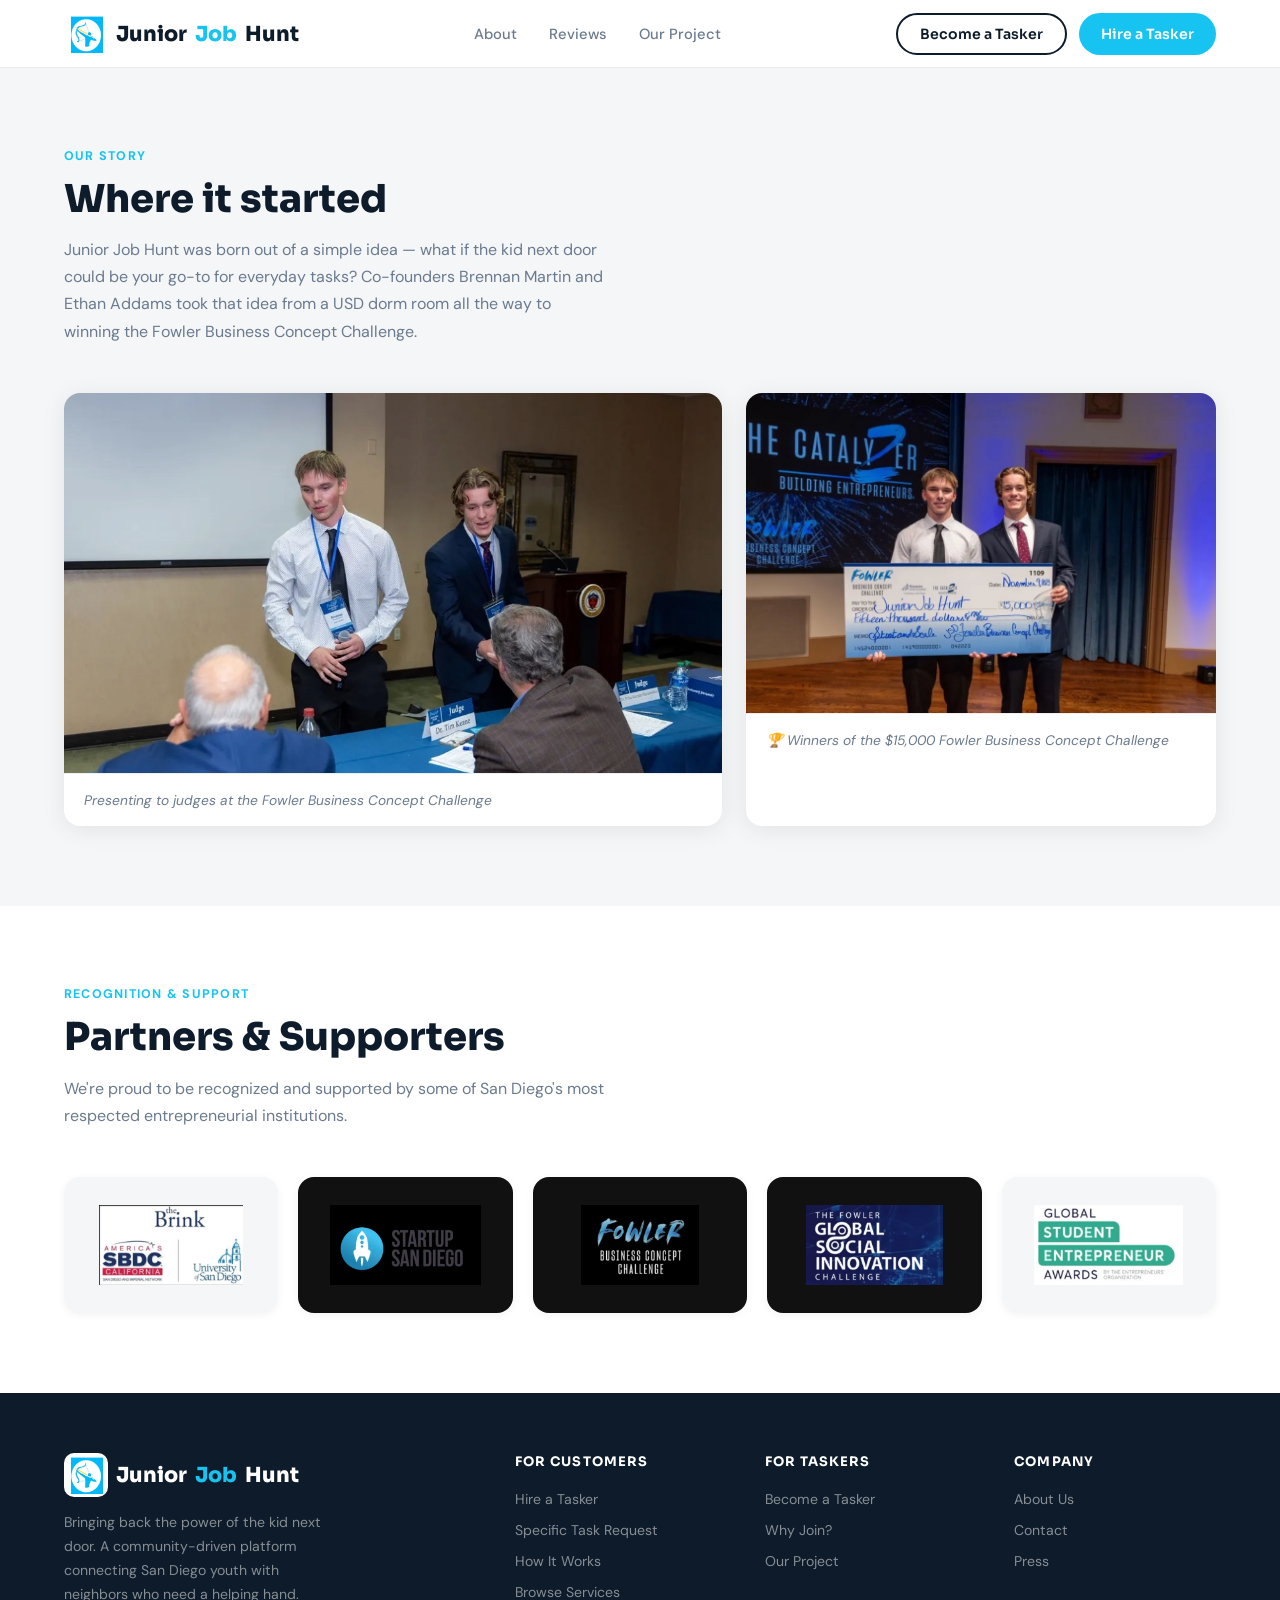
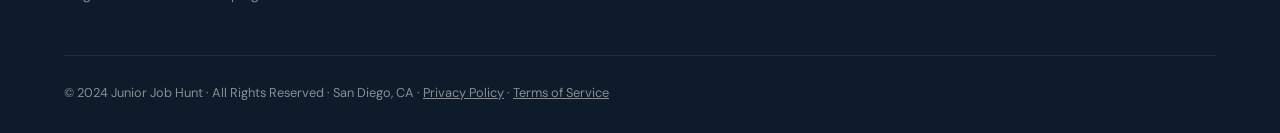
<file: story.html>
<!DOCTYPE html>
<html lang="en">
<head>
<meta charset="UTF-8">
<meta name="viewport" content="width=device-width, initial-scale=1.0">
<meta name="description" content="The story behind Junior Job Hunt — from a USD dorm room to winning the $15,000 Fowler Business Concept Challenge.">
<link rel="canonical" href="https://juniorjobhunt.com/story.html">
<meta name="theme-color" content="#0d1b2a">
<link rel="icon" href="/images/img-0.png">
<link rel="apple-touch-icon" href="/images/img-0.png">
<link rel="manifest" href="/site.webmanifest">
<link rel="preconnect" href="https://fonts.googleapis.com">
<link rel="preconnect" href="https://fonts.gstatic.com" crossorigin>
<meta property="og:type" content="website">
<meta property="og:site_name" content="Junior Job Hunt">
<meta property="og:title" content="Where It Started – Junior Job Hunt">
<meta property="og:description" content="The story behind Junior Job Hunt — from a USD dorm room to winning the $15,000 Fowler Business Concept Challenge.">
<meta property="og:url" content="https://juniorjobhunt.com/story.html">
<meta property="og:image" content="https://juniorjobhunt.com/images/og-image.png">
<meta property="og:image:width" content="1200">
<meta property="og:image:height" content="630">
<meta property="og:image:alt" content="Junior Job Hunt — bringing back the power of the kid next door">
<meta name="twitter:card" content="summary_large_image">
<meta name="twitter:title" content="Where It Started – Junior Job Hunt">
<meta name="twitter:description" content="The story behind Junior Job Hunt — from a USD dorm room to winning the $15,000 Fowler Business Concept Challenge.">
<meta name="twitter:image" content="https://juniorjobhunt.com/images/og-image.png">
<title>Where It Started – Junior Job Hunt</title>
<link href="https://fonts.googleapis.com/css2?family=Sora:wght@400;500;600;700;800&family=DM+Sans:wght@400;500&display=swap" rel="stylesheet">
<link rel="stylesheet" href="styles.css?v=2">
</head>
<body>
<a href="#main-content" class="skip-to-content" style="position:absolute;left:-9999px;top:0;z-index:2000;background:#17C3F0;color:#fff;padding:10px 18px;border-radius:0 0 10px 0;font-family:'Sora',sans-serif;font-weight:700;text-decoration:none;" onfocus="this.style.left='0'" onblur="this.style.left='-9999px'">Skip to content</a>
<nav>
  <a href="index.html" class="nav-logo"><img decoding="async" src="images/img-0.png" alt="Junior Job Hunt" style="height:44px;width:44px;border-radius:10px;"> Junior<span>Job</span>Hunt</a>
  <div class="nav-links">
    <a href="why.html">About</a>
    <a href="results.html">Reviews</a>
    <a href="https://www.sandiego.edu/news/detail.php?_focus=91272" target="_blank" rel="noopener noreferrer">Our Project</a>
  </div>
  <div class="nav-ctas">
    <a href="#" class="btn btn-outline" onclick="openModal('tasker');return false;">Become a Tasker</a>
    <a href="#" class="btn btn-primary" onclick="openModal('customer');return false;">Hire a Tasker</a>
  </div>
</nav>
<main id="main-content" tabindex="-1">

<section class="where-started">
  <div class="section-label">Our Story</div>
  <div class="section-title">Where it started</div>
  <div class="section-sub">Junior Job Hunt was born out of a simple idea — what if the kid next door could be your go-to for everyday tasks? Co-founders Brennan Martin and Ethan Addams took that idea from a USD dorm room all the way to winning the Fowler Business Concept Challenge.</div>
  <div class="story-grid">
    <div class="story-card story-card-large">
      <img decoding="async" src="images/img-3.png" alt="Brennan and Ethan presenting Junior Job Hunt to judges" />
      <div class="story-caption">Presenting to judges at the Fowler Business Concept Challenge</div>
    </div>
    <div class="story-card">
      <img decoding="async" loading="lazy" src="images/img-4.png" alt="Junior Job Hunt wins $15,000 at the Fowler Business Concept Challenge" />
      <div class="story-caption">🏆 Winners of the $15,000 Fowler Business Concept Challenge</div>
    </div>
  </div>
</section>

<section class="partners-section">
  <div class="section-label">Recognition & Support</div>
  <div class="section-title">Partners &amp; Supporters</div>
  <div class="section-sub">We're proud to be recognized and supported by some of San Diego's most respected entrepreneurial institutions.</div>
  <div class="partners-grid">
    <div class="partner-card"><img decoding="async" loading="lazy" src="images/img-5.png" alt="The Brink, SBDC California, University of San Diego" /></div>
    <div class="partner-card partner-card-dark"><img decoding="async" loading="lazy" src="images/img-6.png" alt="Startup San Diego" /></div>
    <div class="partner-card partner-card-dark"><img decoding="async" loading="lazy" src="images/img-7.png" alt="Fowler Business Concept Challenge" /></div>
    <div class="partner-card partner-card-dark"><img decoding="async" loading="lazy" src="images/img-8.png" alt="The Fowler Global Social Innovation Challenge" /></div>
    <div class="partner-card"><img decoding="async" loading="lazy" src="images/img-9.png" alt="Global Student Entrepreneur Awards" /></div>
  </div>
</section>

</main>
<footer>
  <div class="footer-grid">
    <div class="footer-brand">
      <a href="index.html" class="nav-logo"><img decoding="async" loading="lazy" src="images/img-10.png" alt="Junior Job Hunt" style="height:44px;width:44px;border-radius:10px;"> Junior<span style="color:var(--mint)">Job</span>Hunt</a>
      <p>Bringing back the power of the kid next door. A community-driven platform connecting San Diego youth with neighbors who need a helping hand.</p>
    </div>
    <div class="footer-col">
      <h5>For Customers</h5>
      <ul>
        <li><a href="#" onclick="openModal('customer');return false;">Hire a Tasker</a></li>
        <li><a href="#" onclick="openModal('customer');return false;">Specific Task Request</a></li>
        <li><a href="index.html#how">How It Works</a></li>
        <li><a href="index.html#tasks">Browse Services</a></li>
      </ul>
    </div>
    <div class="footer-col">
      <h5>For Taskers</h5>
      <ul>
        <li><a href="#" onclick="openModal('tasker');return false;">Become a Tasker</a></li>
        <li><a href="why.html">Why Join?</a></li>
        <li><a href="https://www.sandiego.edu/news/detail.php?_focus=91272" target="_blank" rel="noopener noreferrer">Our Project</a></li>
      </ul>
    </div>
    <div class="footer-col">
      <h5>Company</h5>
      <ul>
        <li><a href="why.html">About Us</a></li>
        <li><a href="mailto:juniorjobhunt@gmail.com">Contact</a></li>
        <li><a href="https://www.sandiego.edu/news/detail.php?_focus=91272" target="_blank" rel="noopener noreferrer">Press</a></li>
      </ul>
    </div>
  </div>
  <div class="footer-bottom">
    <span>© 2024 Junior Job Hunt · All Rights Reserved · San Diego, CA · <a href="privacy.html" style="color:inherit;">Privacy Policy</a> · <a href="terms.html" style="color:inherit;">Terms of Service</a></span>
  </div>
</footer>

<script src="scripts.js?v=6" defer></script>

<!-- MODAL OVERLAY -->
<div id="modal-overlay" onclick="closeModal()" style="display:none;position:fixed;inset:0;background:rgba(0,0,0,0.6);z-index:999;backdrop-filter:blur(4px);transition:opacity 0.2s;"></div>

<!-- BECOME A TASKER MODAL -->
<div id="modal-tasker" style="display:none;position:fixed;top:50%;left:50%;transform:translate(-50%,-50%);z-index:1000;width:min(580px,95vw);max-height:90vh;overflow-y:auto;background:#fff;border-radius:20px;box-shadow:0 24px 80px rgba(0,0,0,0.25);">
  <div style="background:#0d1b2a;padding:28px 32px 22px;border-radius:20px 20px 0 0;position:sticky;top:0;z-index:1;">
    <button onclick="closeModal()" style="position:absolute;top:18px;right:18px;background:rgba(255,255,255,0.12);border:none;color:#fff;width:34px;height:34px;border-radius:50%;cursor:pointer;font-size:1rem;line-height:1;">✕</button>
    <div style="font-size:0.75rem;letter-spacing:0.1em;font-weight:700;color:#17C3F0;text-transform:uppercase;margin-bottom:6px;">Join the Team</div>
    <h2 style="font-family:'Sora',sans-serif;color:#fff;font-size:1.5rem;font-weight:800;margin:0;">Become a Tasker</h2>
    <p style="color:rgba(255,255,255,0.5);font-size:0.88rem;margin-top:6px;">Fill in your info and we'll reach out when a task matches your skills.</p>
  </div>
  <form id="form-tasker" onsubmit="submitTasker(event)" style="padding:28px 32px;">
    <div style="display:grid;grid-template-columns:1fr 1fr;gap:16px;">
      <div style="display:flex;flex-direction:column;gap:5px;"><label style="font-size:0.79rem;font-weight:700;color:#0d1b2a;">Full Name *</label><input aria-label="Full Name" name="Full Name" required placeholder="Your full name" style="padding:11px 14px;border:1.5px solid #e2e8f0;border-radius:10px;font-size:0.92rem;font-family:'DM Sans',sans-serif;outline:none;" onfocus="this.style.borderColor='#17C3F0'" onblur="this.style.borderColor='#e2e8f0'"></div>
      <div style="display:flex;flex-direction:column;gap:5px;"><label style="font-size:0.79rem;font-weight:700;color:#0d1b2a;">Age *</label><input aria-label="Age" name="Age" type="number" min="13" max="25" required placeholder="Your age" style="padding:11px 14px;border:1.5px solid #e2e8f0;border-radius:10px;font-size:0.92rem;font-family:'DM Sans',sans-serif;outline:none;" onfocus="this.style.borderColor='#17C3F0'" onblur="this.style.borderColor='#e2e8f0'"></div>
      <div style="display:flex;flex-direction:column;gap:5px;"><label style="font-size:0.79rem;font-weight:700;color:#0d1b2a;">Email *</label><input aria-label="Email" name="Email" type="email" required placeholder="your@email.com" style="padding:11px 14px;border:1.5px solid #e2e8f0;border-radius:10px;font-size:0.92rem;font-family:'DM Sans',sans-serif;outline:none;" onfocus="this.style.borderColor='#17C3F0'" onblur="this.style.borderColor='#e2e8f0'"></div>
      <div style="display:flex;flex-direction:column;gap:5px;"><label style="font-size:0.79rem;font-weight:700;color:#0d1b2a;">Phone Number *</label><input aria-label="Phone Number" name="Phone Number" type="tel" required placeholder="(619) 555-0000" style="padding:11px 14px;border:1.5px solid #e2e8f0;border-radius:10px;font-size:0.92rem;font-family:'DM Sans',sans-serif;outline:none;" onfocus="this.style.borderColor='#17C3F0'" onblur="this.style.borderColor='#e2e8f0'"></div>
    </div>
    <div style="display:flex;flex-direction:column;gap:5px;margin-top:14px;"><label style="font-size:0.79rem;font-weight:700;color:#0d1b2a;">School Name *</label><input aria-label="School Name" name="School Name" required placeholder="e.g. University of San Diego" style="padding:11px 14px;border:1.5px solid #e2e8f0;border-radius:10px;font-size:0.92rem;font-family:'DM Sans',sans-serif;outline:none;" onfocus="this.style.borderColor='#17C3F0'" onblur="this.style.borderColor='#e2e8f0'"></div>
    <div style="display:flex;flex-direction:column;gap:5px;margin-top:14px;"><label style="font-size:0.79rem;font-weight:700;color:#0d1b2a;">Neighborhood / City *</label><input aria-label="Neighborhood/City" name="Neighborhood/City" required placeholder="e.g. Mission Hills, San Diego" style="padding:11px 14px;border:1.5px solid #e2e8f0;border-radius:10px;font-size:0.92rem;font-family:'DM Sans',sans-serif;outline:none;" onfocus="this.style.borderColor='#17C3F0'" onblur="this.style.borderColor='#e2e8f0'"></div>
    <div style="display:flex;flex-direction:column;gap:8px;margin-top:14px;"><label style="font-size:0.79rem;font-weight:700;color:#0d1b2a;">Skills * <span style="font-weight:400;color:#6b7a8d;">(tap all that apply)</span></label>
      <div id="t-skills" style="display:flex;flex-wrap:wrap;gap:8px;">
        <span onclick="toggleChip(this,'t-skills')" style="padding:7px 15px;border-radius:50px;background:#f4f6f8;font-size:0.83rem;font-weight:600;cursor:pointer;border:1.5px solid transparent;transition:all 0.15s;" data-val="Yard Work">🌿 Yard Work</span>
        <span onclick="toggleChip(this,'t-skills')" style="padding:7px 15px;border-radius:50px;background:#f4f6f8;font-size:0.83rem;font-weight:600;cursor:pointer;border:1.5px solid transparent;transition:all 0.15s;" data-val="Cleaning">🧹 Cleaning</span>
        <span onclick="toggleChip(this,'t-skills')" style="padding:7px 15px;border-radius:50px;background:#f4f6f8;font-size:0.83rem;font-weight:600;cursor:pointer;border:1.5px solid transparent;transition:all 0.15s;" data-val="Pet Care">🐾 Pet Care</span>
        <span onclick="toggleChip(this,'t-skills')" style="padding:7px 15px;border-radius:50px;background:#f4f6f8;font-size:0.83rem;font-weight:600;cursor:pointer;border:1.5px solid transparent;transition:all 0.15s;" data-val="Moving Help">📦 Moving Help</span>
        <span onclick="toggleChip(this,'t-skills')" style="padding:7px 15px;border-radius:50px;background:#f4f6f8;font-size:0.83rem;font-weight:600;cursor:pointer;border:1.5px solid transparent;transition:all 0.15s;" data-val="Errands">🛒 Errands</span>
        <span onclick="toggleChip(this,'t-skills')" style="padding:7px 15px;border-radius:50px;background:#f4f6f8;font-size:0.83rem;font-weight:600;cursor:pointer;border:1.5px solid transparent;transition:all 0.15s;" data-val="Car Wash">🚗 Car Wash</span>
        <span onclick="toggleChip(this,'t-skills')" style="padding:7px 15px;border-radius:50px;background:#f4f6f8;font-size:0.83rem;font-weight:600;cursor:pointer;border:1.5px solid transparent;transition:all 0.15s;" data-val="Tutoring">📚 Tutoring</span>
        <span onclick="toggleChip(this,'t-skills')" style="padding:7px 15px;border-radius:50px;background:#f4f6f8;font-size:0.83rem;font-weight:600;cursor:pointer;border:1.5px solid transparent;transition:all 0.15s;" data-val="General Help">🔧 General Help</span>
      </div>
    </div>
    <div style="display:flex;flex-direction:column;gap:8px;margin-top:14px;"><label style="font-size:0.79rem;font-weight:700;color:#0d1b2a;">Availability * <span style="font-weight:400;color:#6b7a8d;">(tap all that apply)</span></label>
      <div id="t-avail" style="display:flex;gap:8px;flex-wrap:wrap;">
        <span onclick="toggleChip(this,'t-avail')" style="padding:7px 15px;border-radius:50px;background:#f4f6f8;font-size:0.83rem;font-weight:600;cursor:pointer;border:1.5px solid transparent;transition:all 0.15s;" data-val="Weekdays">Weekdays</span>
        <span onclick="toggleChip(this,'t-avail')" style="padding:7px 15px;border-radius:50px;background:#f4f6f8;font-size:0.83rem;font-weight:600;cursor:pointer;border:1.5px solid transparent;transition:all 0.15s;" data-val="Weekends">Weekends</span>
        <span onclick="toggleChip(this,'t-avail')" style="padding:7px 15px;border-radius:50px;background:#f4f6f8;font-size:0.83rem;font-weight:600;cursor:pointer;border:1.5px solid transparent;transition:all 0.15s;" data-val="Evenings">Evenings</span>
      </div>
    </div>
    <div style="display:flex;flex-direction:column;gap:5px;margin-top:14px;"><label style="font-size:0.79rem;font-weight:700;color:#0d1b2a;">Short Bio <span style="font-weight:400;color:#6b7a8d;">(optional)</span></label><textarea aria-label="Short Bio" name="Short Bio" rows="3" placeholder="Tell customers a bit about yourself..." style="padding:11px 14px;border:1.5px solid #e2e8f0;border-radius:10px;font-size:0.92rem;font-family:'DM Sans',sans-serif;outline:none;resize:vertical;" onfocus="this.style.borderColor='#17C3F0'" onblur="this.style.borderColor='#e2e8f0'"></textarea></div>
    <label style="display:flex;align-items:flex-start;gap:9px;margin-top:16px;font-size:0.8rem;color:#475569;line-height:1.5;cursor:pointer;"><input type="checkbox" name="consent" required style="margin-top:2px;width:16px;height:16px;flex-shrink:0;accent-color:#17C3F0;cursor:pointer;"><span>I agree to the <a href="privacy.html" target="_blank" style="color:#17C3F0;font-weight:600;text-decoration:none;">Privacy Policy</a> and <a href="terms.html" target="_blank" style="color:#17C3F0;font-weight:600;text-decoration:none;">Terms of Service</a>.</span></label>
    <div id="msg-tasker" style="display:none;margin-top:14px;padding:13px 16px;border-radius:10px;font-size:0.88rem;font-weight:600;"></div>
    <button type="submit" id="btn-tasker" style="margin-top:20px;width:100%;padding:15px;background:#17C3F0;color:#fff;border:none;border-radius:50px;font-family:'Sora',sans-serif;font-size:1rem;font-weight:700;cursor:pointer;">Submit Application →</button>
  </form>
</div>

<!-- HIRE A TASKER MODAL -->
<div id="modal-customer" style="display:none;position:fixed;top:50%;left:50%;transform:translate(-50%,-50%);z-index:1000;width:min(580px,95vw);max-height:90vh;overflow-y:auto;background:#fff;border-radius:20px;box-shadow:0 24px 80px rgba(0,0,0,0.25);">
  <div style="background:#0d1b2a;padding:28px 32px 22px;border-radius:20px 20px 0 0;position:sticky;top:0;z-index:1;">
    <button onclick="closeModal()" style="position:absolute;top:18px;right:18px;background:rgba(255,255,255,0.12);border:none;color:#fff;width:34px;height:34px;border-radius:50%;cursor:pointer;font-size:1rem;line-height:1;">✕</button>
    <div style="font-size:0.75rem;letter-spacing:0.1em;font-weight:700;color:#17C3F0;text-transform:uppercase;margin-bottom:6px;">Get Help Today</div>
    <h2 style="font-family:'Sora',sans-serif;color:#fff;font-size:1.5rem;font-weight:800;margin:0;">Hire a Tasker</h2>
    <p style="color:rgba(255,255,255,0.5);font-size:0.88rem;margin-top:6px;">Tell us what you need and we'll match you with the perfect local Tasker.</p>
  </div>
  <form id="form-customer" onsubmit="submitCustomer(event)" style="padding:28px 32px;">
    <div style="display:grid;grid-template-columns:1fr 1fr;gap:16px;">
      <div style="display:flex;flex-direction:column;gap:5px;"><label style="font-size:0.79rem;font-weight:700;color:#0d1b2a;">Full Name *</label><input aria-label="Full Name" name="Full Name" required placeholder="Your full name" style="padding:11px 14px;border:1.5px solid #e2e8f0;border-radius:10px;font-size:0.92rem;font-family:'DM Sans',sans-serif;outline:none;" onfocus="this.style.borderColor='#17C3F0'" onblur="this.style.borderColor='#e2e8f0'"></div>
      <div style="display:flex;flex-direction:column;gap:5px;"><label style="font-size:0.79rem;font-weight:700;color:#0d1b2a;">Phone Number *</label><input aria-label="Phone Number" name="Phone Number" type="tel" required placeholder="(619) 555-0000" style="padding:11px 14px;border:1.5px solid #e2e8f0;border-radius:10px;font-size:0.92rem;font-family:'DM Sans',sans-serif;outline:none;" onfocus="this.style.borderColor='#17C3F0'" onblur="this.style.borderColor='#e2e8f0'"></div>
    </div>
    <div style="display:flex;flex-direction:column;gap:5px;margin-top:14px;"><label style="font-size:0.79rem;font-weight:700;color:#0d1b2a;">Email *</label><input aria-label="Email" name="Email" type="email" required placeholder="your@email.com" style="padding:11px 14px;border:1.5px solid #e2e8f0;border-radius:10px;font-size:0.92rem;font-family:'DM Sans',sans-serif;outline:none;" onfocus="this.style.borderColor='#17C3F0'" onblur="this.style.borderColor='#e2e8f0'"></div>
    <div style="display:flex;flex-direction:column;gap:5px;margin-top:14px;"><label style="font-size:0.79rem;font-weight:700;color:#0d1b2a;">Neighborhood / City *</label><input aria-label="Neighborhood/City" name="Neighborhood/City" required placeholder="e.g. La Jolla, San Diego" style="padding:11px 14px;border:1.5px solid #e2e8f0;border-radius:10px;font-size:0.92rem;font-family:'DM Sans',sans-serif;outline:none;" onfocus="this.style.borderColor='#17C3F0'" onblur="this.style.borderColor='#e2e8f0'"></div>
    <div style="display:flex;flex-direction:column;gap:8px;margin-top:14px;"><label style="font-size:0.79rem;font-weight:700;color:#0d1b2a;">Task Type * <span style="font-weight:400;color:#6b7a8d;">(tap all that apply)</span></label>
      <div id="c-tasks" style="display:flex;flex-wrap:wrap;gap:8px;">
        <span onclick="toggleChip(this,'c-tasks')" style="padding:7px 15px;border-radius:50px;background:#f4f6f8;font-size:0.83rem;font-weight:600;cursor:pointer;border:1.5px solid transparent;transition:all 0.15s;" data-val="Yard Work">🌿 Yard Work</span>
        <span onclick="toggleChip(this,'c-tasks')" style="padding:7px 15px;border-radius:50px;background:#f4f6f8;font-size:0.83rem;font-weight:600;cursor:pointer;border:1.5px solid transparent;transition:all 0.15s;" data-val="Cleaning">🧹 Cleaning</span>
        <span onclick="toggleChip(this,'c-tasks')" style="padding:7px 15px;border-radius:50px;background:#f4f6f8;font-size:0.83rem;font-weight:600;cursor:pointer;border:1.5px solid transparent;transition:all 0.15s;" data-val="Pet Care">🐾 Pet Care</span>
        <span onclick="toggleChip(this,'c-tasks')" style="padding:7px 15px;border-radius:50px;background:#f4f6f8;font-size:0.83rem;font-weight:600;cursor:pointer;border:1.5px solid transparent;transition:all 0.15s;" data-val="Moving Help">📦 Moving Help</span>
        <span onclick="toggleChip(this,'c-tasks')" style="padding:7px 15px;border-radius:50px;background:#f4f6f8;font-size:0.83rem;font-weight:600;cursor:pointer;border:1.5px solid transparent;transition:all 0.15s;" data-val="Errands">🛒 Errands</span>
        <span onclick="toggleChip(this,'c-tasks')" style="padding:7px 15px;border-radius:50px;background:#f4f6f8;font-size:0.83rem;font-weight:600;cursor:pointer;border:1.5px solid transparent;transition:all 0.15s;" data-val="Car Wash">🚗 Car Wash</span>
        <span onclick="toggleChip(this,'c-tasks')" style="padding:7px 15px;border-radius:50px;background:#f4f6f8;font-size:0.83rem;font-weight:600;cursor:pointer;border:1.5px solid transparent;transition:all 0.15s;" data-val="Tutoring">📚 Tutoring</span>
        <span onclick="toggleChip(this,'c-tasks')" style="padding:7px 15px;border-radius:50px;background:#f4f6f8;font-size:0.83rem;font-weight:600;cursor:pointer;border:1.5px solid transparent;transition:all 0.15s;" data-val="General Help">🔧 General Help</span>
      </div>
    </div>
    <div style="display:flex;flex-direction:column;gap:5px;margin-top:14px;"><label style="font-size:0.79rem;font-weight:700;color:#0d1b2a;">Task Description *</label><textarea aria-label="Task Description" name="Task Description" rows="3" required placeholder="Describe what you need help with in detail..." style="padding:11px 14px;border:1.5px solid #e2e8f0;border-radius:10px;font-size:0.92rem;font-family:'DM Sans',sans-serif;outline:none;resize:vertical;" onfocus="this.style.borderColor='#17C3F0'" onblur="this.style.borderColor='#e2e8f0'"></textarea></div>
    <div style="display:grid;grid-template-columns:1fr 1fr;gap:16px;margin-top:14px;">
      <div style="display:flex;flex-direction:column;gap:5px;"><label style="font-size:0.79rem;font-weight:700;color:#0d1b2a;">Preferred Date</label><input aria-label="Preferred Date" name="Preferred Date" type="date" style="padding:11px 14px;border:1.5px solid #e2e8f0;border-radius:10px;font-size:0.92rem;font-family:'DM Sans',sans-serif;outline:none;" onfocus="this.style.borderColor='#17C3F0'" onblur="this.style.borderColor='#e2e8f0'"></div>
      <div style="display:flex;flex-direction:column;gap:5px;"><label style="font-size:0.79rem;font-weight:700;color:#0d1b2a;">Urgency *</label><select aria-label="Urgency" name="Urgency" required style="padding:11px 14px;border:1.5px solid #e2e8f0;border-radius:10px;font-size:0.92rem;font-family:'DM Sans',sans-serif;outline:none;background:#fff;" onfocus="this.style.borderColor='#17C3F0'" onblur="this.style.borderColor='#e2e8f0'"><option value="">Select...</option><option>Flexible</option><option>Within a Week</option><option>ASAP</option></select></div>
    </div>
    <label style="display:flex;align-items:flex-start;gap:9px;margin-top:16px;font-size:0.8rem;color:#475569;line-height:1.5;cursor:pointer;"><input type="checkbox" name="consent" required style="margin-top:2px;width:16px;height:16px;flex-shrink:0;accent-color:#17C3F0;cursor:pointer;"><span>I agree to the <a href="privacy.html" target="_blank" style="color:#17C3F0;font-weight:600;text-decoration:none;">Privacy Policy</a> and <a href="terms.html" target="_blank" style="color:#17C3F0;font-weight:600;text-decoration:none;">Terms of Service</a>.</span></label>
    <div id="msg-customer" style="display:none;margin-top:14px;padding:13px 16px;border-radius:10px;font-size:0.88rem;font-weight:600;"></div>
    <button type="submit" id="btn-customer" style="margin-top:20px;width:100%;padding:15px;background:#17C3F0;color:#fff;border:none;border-radius:50px;font-family:'Sora',sans-serif;font-size:1rem;font-weight:700;cursor:pointer;">Find Me a Tasker →</button>
  </form>
</div>

</body>
</html>
</file>
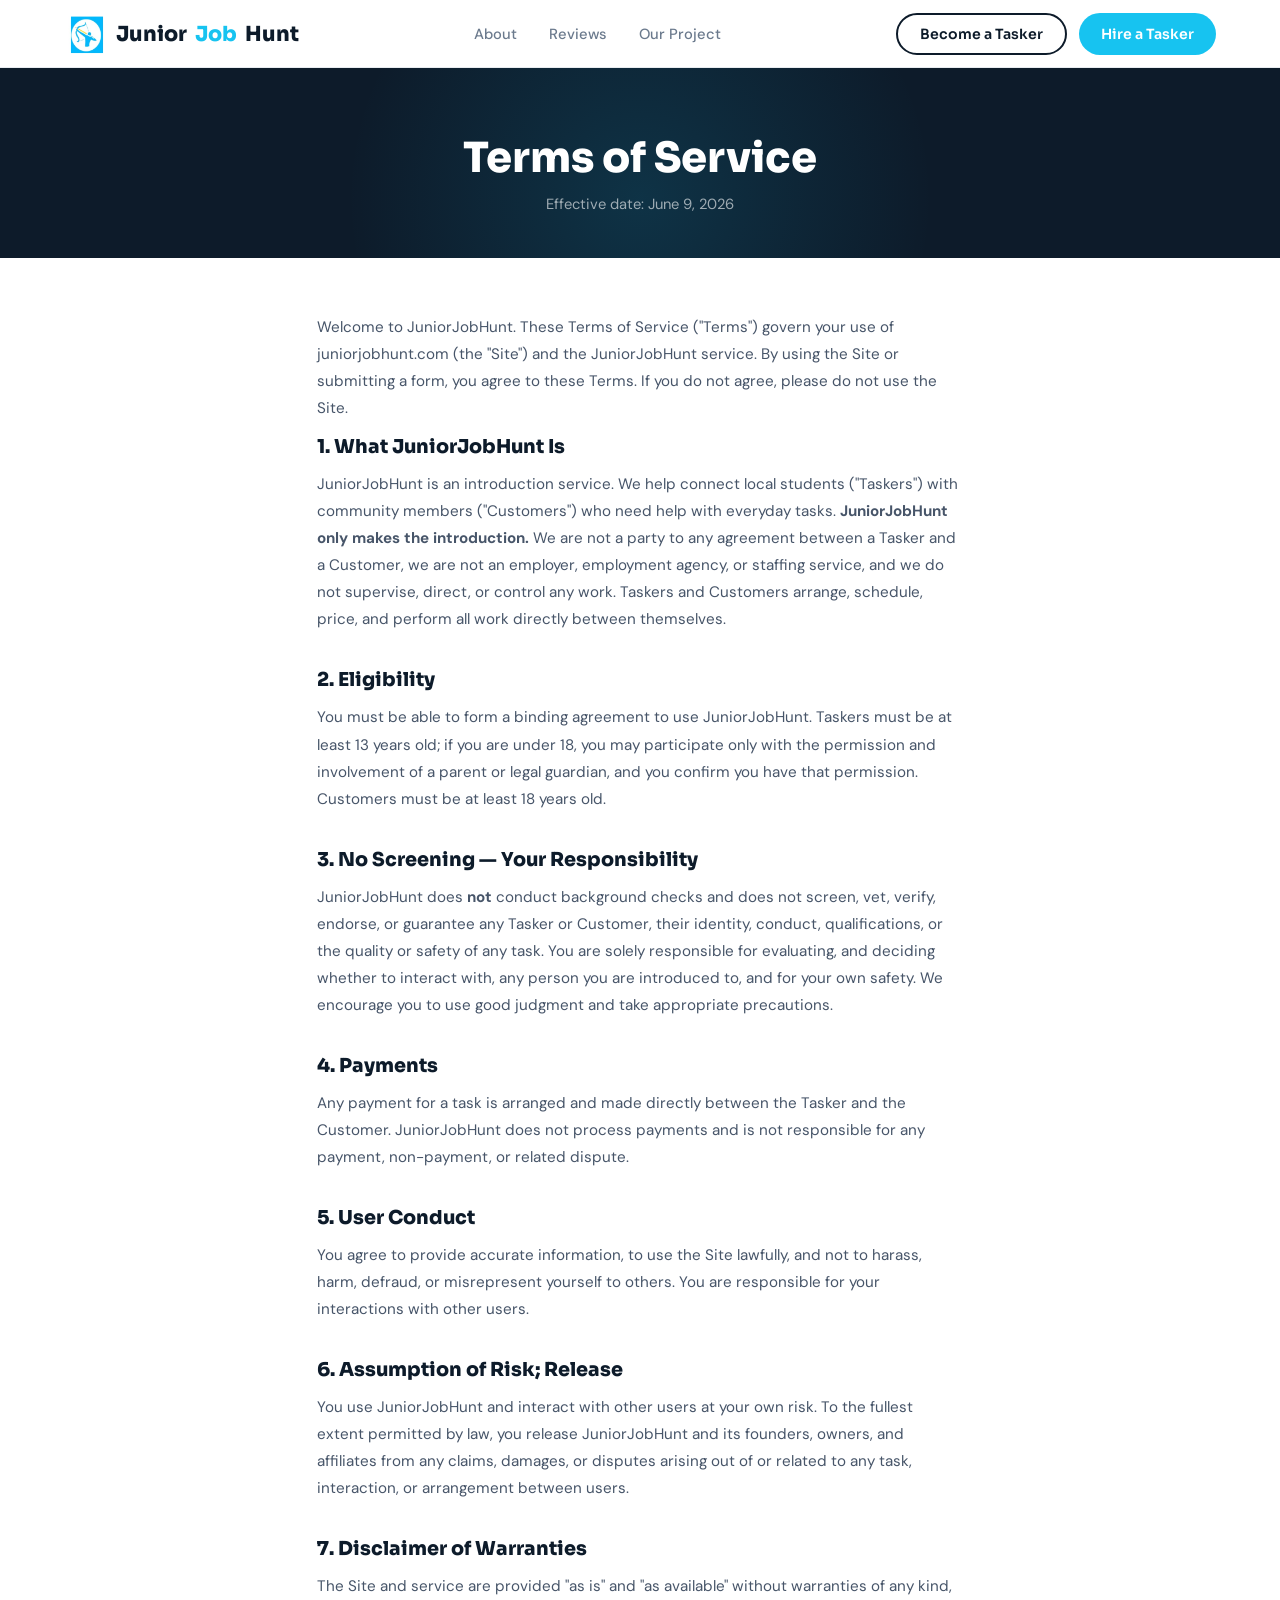
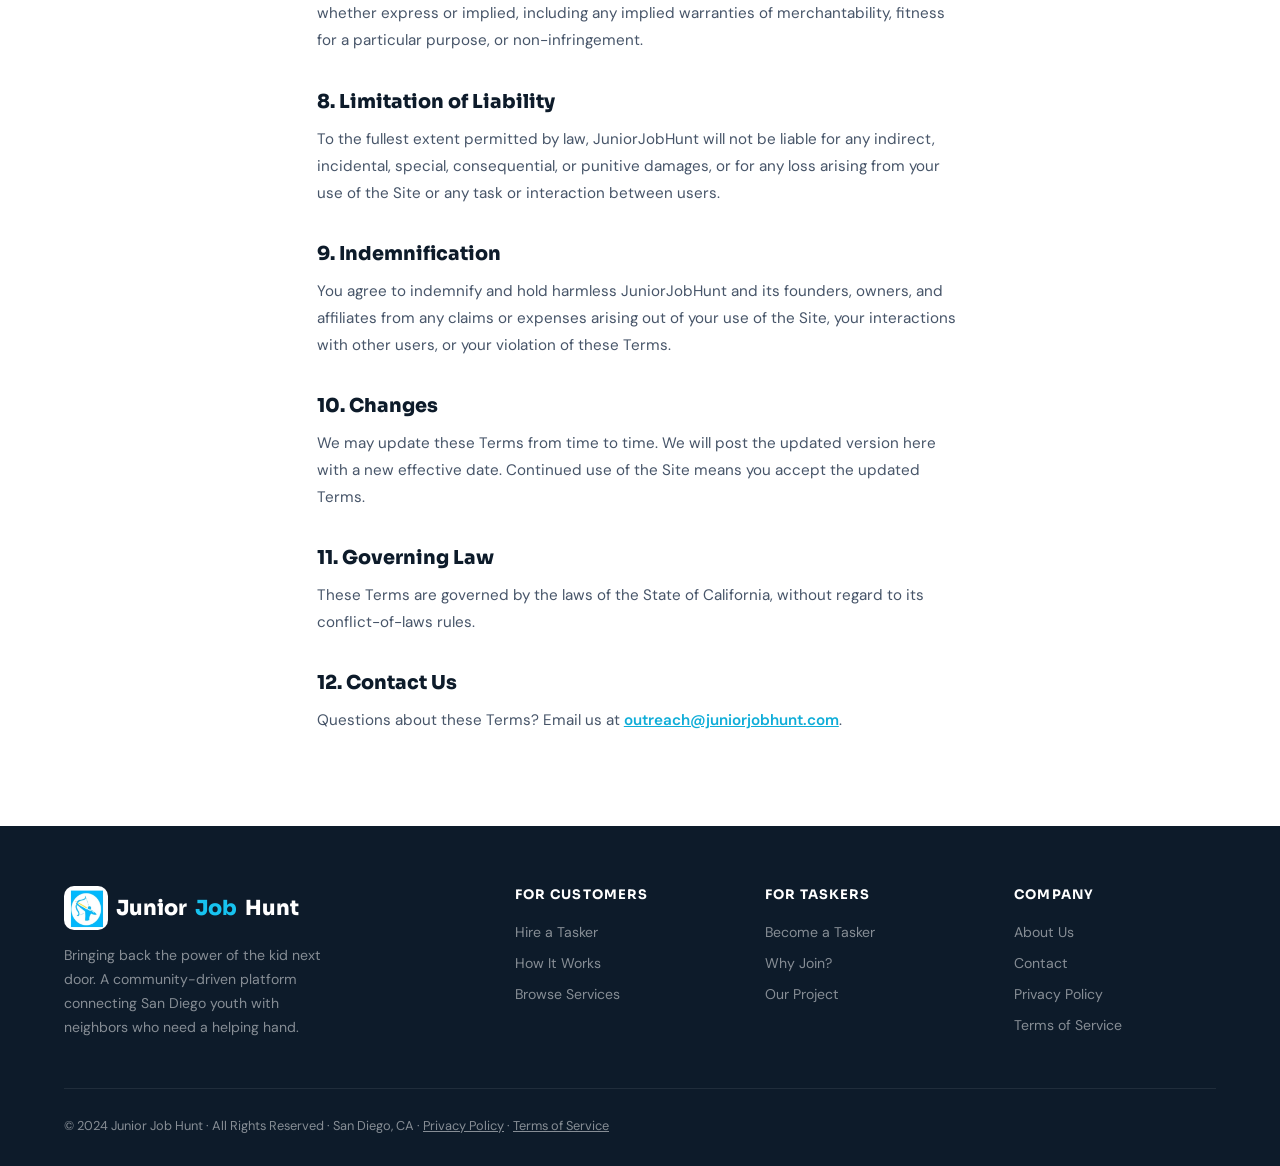
<file: terms.html>
<!DOCTYPE html>
<html lang="en">
<head>
<meta charset="UTF-8">
<meta name="viewport" content="width=device-width, initial-scale=1.0">
<meta name="description" content="The terms that govern your use of Junior Job Hunt — an introduction service connecting local student Taskers with customers.">
<link rel="canonical" href="https://juniorjobhunt.com/terms.html">
<meta name="theme-color" content="#0d1b2a">
<link rel="icon" href="/images/img-0.png">
<link rel="apple-touch-icon" href="/images/img-0.png">
<link rel="manifest" href="/site.webmanifest">
<link rel="preconnect" href="https://fonts.googleapis.com">
<link rel="preconnect" href="https://fonts.gstatic.com" crossorigin>
<meta property="og:type" content="website">
<meta property="og:site_name" content="Junior Job Hunt">
<meta property="og:title" content="Terms of Service – Junior Job Hunt">
<meta property="og:description" content="The terms that govern your use of Junior Job Hunt — an introduction service connecting local student Taskers with customers.">
<meta property="og:url" content="https://juniorjobhunt.com/terms.html">
<meta property="og:image" content="https://juniorjobhunt.com/images/og-image.png">
<meta property="og:image:width" content="1200">
<meta property="og:image:height" content="630">
<meta property="og:image:alt" content="Junior Job Hunt — bringing back the power of the kid next door">
<meta name="twitter:card" content="summary_large_image">
<meta name="twitter:title" content="Terms of Service – Junior Job Hunt">
<meta name="twitter:description" content="The terms that govern your use of Junior Job Hunt — an introduction service connecting local student Taskers with customers.">
<meta name="twitter:image" content="https://juniorjobhunt.com/images/og-image.png">
<title>Terms of Service – Junior Job Hunt</title>
<link href="https://fonts.googleapis.com/css2?family=Sora:wght@400;500;600;700;800&family=DM+Sans:wght@400;500&display=swap" rel="stylesheet">
<link rel="stylesheet" href="styles.css?v=2">
<style>
  .legal-hero {
    background: var(--navy);
    padding: 64px 5% 44px;
    text-align: center;
    position: relative; overflow: hidden;
  }
  .legal-hero::before {
    content: ''; position: absolute; top: -100px; left: 50%; transform: translateX(-50%);
    width: 700px; height: 460px;
    background: radial-gradient(circle, rgba(23,195,240,0.14) 0%, transparent 70%);
    pointer-events: none;
  }
  .legal-hero h1 {
    font-family: 'Sora', sans-serif; font-size: clamp(1.9rem, 4vw, 2.6rem);
    font-weight: 800; color: #fff; position: relative; z-index: 1;
  }
  .legal-hero p { color: rgba(255,255,255,0.6); margin-top: 10px; font-size: 0.92rem; position: relative; z-index: 1; }
  .legal-content { max-width: 800px; margin: 0 auto; padding: 56px 6% 80px; }
  .legal-content h2 {
    font-family: 'Sora', sans-serif; font-size: 1.2rem; font-weight: 800;
    color: var(--navy); margin: 34px 0 12px;
  }
  .legal-content h2:first-of-type { margin-top: 0; }
  .legal-content p, .legal-content li { color: #475569; font-size: 0.95rem; line-height: 1.78; margin-bottom: 12px; }
  .legal-content ul { padding-left: 22px; margin-bottom: 12px; }
  .legal-content a { color: var(--mint-dark); font-weight: 600; }
  .legal-intro { font-size: 1rem; color: #334155; }
</style>
</head>
<body>
<a href="#main-content" class="skip-to-content" style="position:absolute;left:-9999px;top:0;z-index:2000;background:#17C3F0;color:#fff;padding:10px 18px;border-radius:0 0 10px 0;font-family:'Sora',sans-serif;font-weight:700;text-decoration:none;" onfocus="this.style.left='0'" onblur="this.style.left='-9999px'">Skip to content</a>

<nav>
  <a href="index.html" class="nav-logo"><img decoding="async" src="images/img-0.png" alt="Junior Job Hunt" style="height:44px;width:44px;border-radius:10px;"> Junior<span>Job</span>Hunt</a>
  <div class="nav-links">
    <a href="why.html">About</a>
    <a href="results.html">Reviews</a>
    <a href="https://www.sandiego.edu/news/detail.php?_focus=91272" target="_blank" rel="noopener noreferrer">Our Project</a>
  </div>
  <div class="nav-ctas">
    <a href="index.html" class="btn btn-outline">Become a Tasker</a>
    <a href="index.html" class="btn btn-primary">Hire a Tasker</a>
  </div>
</nav>
<main id="main-content" tabindex="-1">

<div class="legal-hero">
  <h1>Terms of Service</h1>
  <p>Effective date: June 9, 2026</p>
</div>

<div class="legal-content">
  <p class="legal-intro">Welcome to JuniorJobHunt. These Terms of Service ("Terms") govern your use of juniorjobhunt.com (the "Site") and the JuniorJobHunt service. By using the Site or submitting a form, you agree to these Terms. If you do not agree, please do not use the Site.</p>

  <h2>1. What JuniorJobHunt Is</h2>
  <p>JuniorJobHunt is an introduction service. We help connect local students ("Taskers") with community members ("Customers") who need help with everyday tasks. <strong>JuniorJobHunt only makes the introduction.</strong> We are not a party to any agreement between a Tasker and a Customer, we are not an employer, employment agency, or staffing service, and we do not supervise, direct, or control any work. Taskers and Customers arrange, schedule, price, and perform all work directly between themselves.</p>

  <h2>2. Eligibility</h2>
  <p>You must be able to form a binding agreement to use JuniorJobHunt. Taskers must be at least 13 years old; if you are under 18, you may participate only with the permission and involvement of a parent or legal guardian, and you confirm you have that permission. Customers must be at least 18 years old.</p>

  <h2>3. No Screening — Your Responsibility</h2>
  <p>JuniorJobHunt does <strong>not</strong> conduct background checks and does not screen, vet, verify, endorse, or guarantee any Tasker or Customer, their identity, conduct, qualifications, or the quality or safety of any task. You are solely responsible for evaluating, and deciding whether to interact with, any person you are introduced to, and for your own safety. We encourage you to use good judgment and take appropriate precautions.</p>

  <h2>4. Payments</h2>
  <p>Any payment for a task is arranged and made directly between the Tasker and the Customer. JuniorJobHunt does not process payments and is not responsible for any payment, non-payment, or related dispute.</p>

  <h2>5. User Conduct</h2>
  <p>You agree to provide accurate information, to use the Site lawfully, and not to harass, harm, defraud, or misrepresent yourself to others. You are responsible for your interactions with other users.</p>

  <h2>6. Assumption of Risk; Release</h2>
  <p>You use JuniorJobHunt and interact with other users at your own risk. To the fullest extent permitted by law, you release JuniorJobHunt and its founders, owners, and affiliates from any claims, damages, or disputes arising out of or related to any task, interaction, or arrangement between users.</p>

  <h2>7. Disclaimer of Warranties</h2>
  <p>The Site and service are provided "as is" and "as available" without warranties of any kind, whether express or implied, including any implied warranties of merchantability, fitness for a particular purpose, or non-infringement.</p>

  <h2>8. Limitation of Liability</h2>
  <p>To the fullest extent permitted by law, JuniorJobHunt will not be liable for any indirect, incidental, special, consequential, or punitive damages, or for any loss arising from your use of the Site or any task or interaction between users.</p>

  <h2>9. Indemnification</h2>
  <p>You agree to indemnify and hold harmless JuniorJobHunt and its founders, owners, and affiliates from any claims or expenses arising out of your use of the Site, your interactions with other users, or your violation of these Terms.</p>

  <h2>10. Changes</h2>
  <p>We may update these Terms from time to time. We will post the updated version here with a new effective date. Continued use of the Site means you accept the updated Terms.</p>

  <h2>11. Governing Law</h2>
  <p>These Terms are governed by the laws of the State of California, without regard to its conflict-of-laws rules.</p>

  <h2>12. Contact Us</h2>
  <p>Questions about these Terms? Email us at <a href="mailto:outreach@juniorjobhunt.com">outreach@juniorjobhunt.com</a>.</p>
</div>

</main>
<footer>
  <div class="footer-grid">
    <div class="footer-brand">
      <a href="index.html" class="nav-logo"><img decoding="async" src="images/img-10.png" alt="Junior Job Hunt" style="height:44px;width:44px;border-radius:10px;"> Junior<span style="color:var(--mint)">Job</span>Hunt</a>
      <p>Bringing back the power of the kid next door. A community-driven platform connecting San Diego youth with neighbors who need a helping hand.</p>
    </div>
    <div class="footer-col">
      <h5>For Customers</h5>
      <ul>
        <li><a href="index.html">Hire a Tasker</a></li>
        <li><a href="index.html#how">How It Works</a></li>
        <li><a href="index.html#tasks">Browse Services</a></li>
      </ul>
    </div>
    <div class="footer-col">
      <h5>For Taskers</h5>
      <ul>
        <li><a href="index.html">Become a Tasker</a></li>
        <li><a href="why.html">Why Join?</a></li>
        <li><a href="https://www.sandiego.edu/news/detail.php?_focus=91272" target="_blank" rel="noopener noreferrer">Our Project</a></li>
      </ul>
    </div>
    <div class="footer-col">
      <h5>Company</h5>
      <ul>
        <li><a href="why.html">About Us</a></li>
        <li><a href="mailto:juniorjobhunt@gmail.com">Contact</a></li>
        <li><a href="privacy.html">Privacy Policy</a></li>
        <li><a href="terms.html">Terms of Service</a></li>
      </ul>
    </div>
  </div>
  <div class="footer-bottom">
    <span>© 2024 Junior Job Hunt · All Rights Reserved · San Diego, CA · <a href="privacy.html" style="color:inherit;">Privacy Policy</a> · <a href="terms.html" style="color:inherit;">Terms of Service</a></span>
  </div>
</footer>

</body>
</html>
</file>
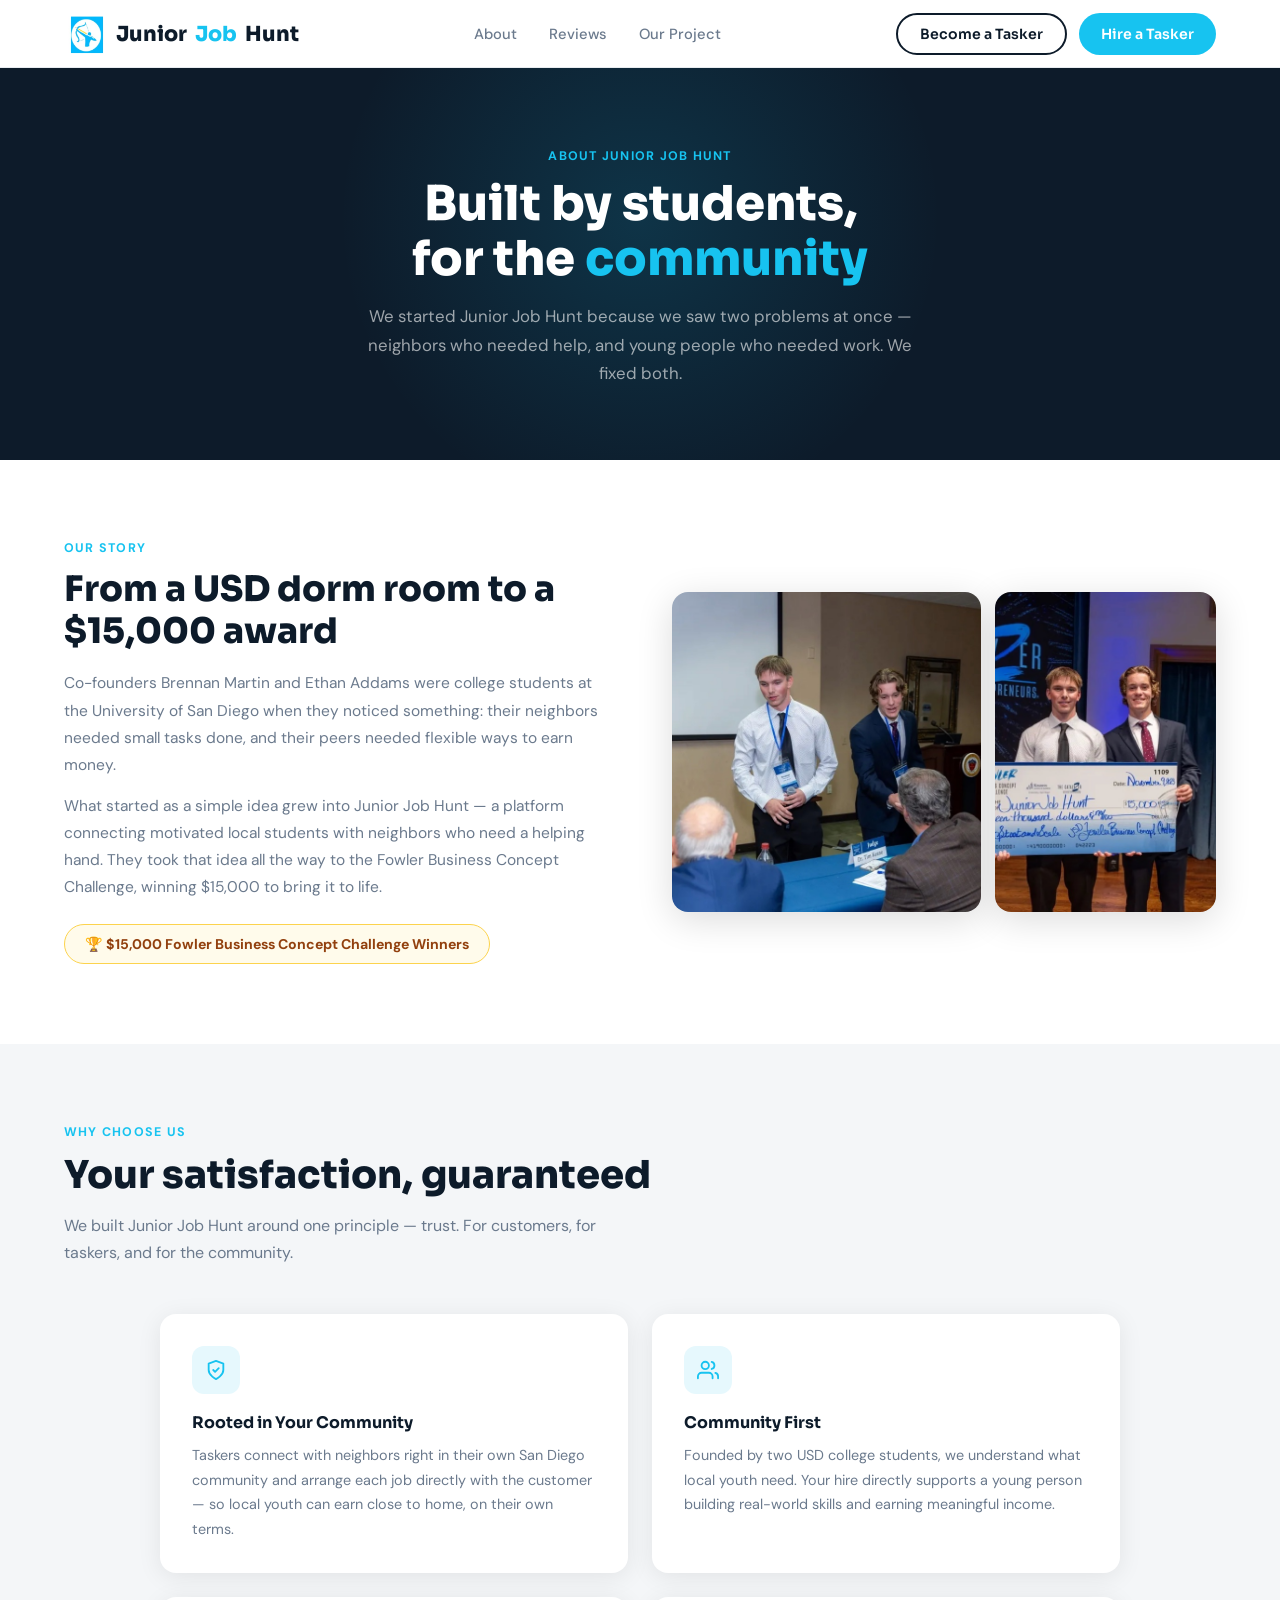
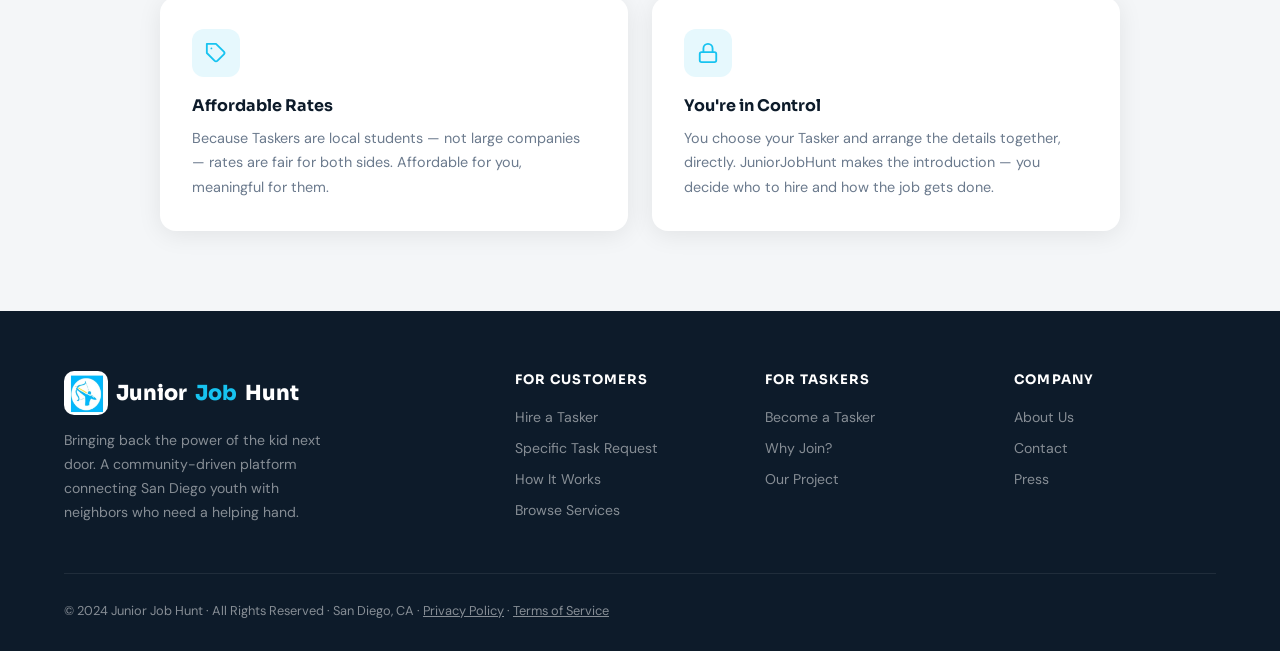
<file: why.html>
<!DOCTYPE html>
<html lang="en">
<head>
<meta charset="UTF-8">
<meta name="viewport" content="width=device-width, initial-scale=1.0">
<meta name="description" content="Meet Junior Job Hunt — founded by two USD students who won the $15,000 Fowler Business Concept Challenge, connecting San Diego youth with neighbors who need a hand.">
<link rel="canonical" href="https://juniorjobhunt.com/why.html">
<meta name="theme-color" content="#0d1b2a">
<link rel="icon" href="/images/img-0.png">
<link rel="apple-touch-icon" href="/images/img-0.png">
<link rel="manifest" href="/site.webmanifest">
<link rel="preconnect" href="https://fonts.googleapis.com">
<link rel="preconnect" href="https://fonts.gstatic.com" crossorigin>
<meta property="og:type" content="website">
<meta property="og:site_name" content="Junior Job Hunt">
<meta property="og:title" content="About Junior Job Hunt">
<meta property="og:description" content="Meet Junior Job Hunt — founded by two USD students who won the $15,000 Fowler Business Concept Challenge, connecting San Diego youth with neighbors who need a hand.">
<meta property="og:url" content="https://juniorjobhunt.com/why.html">
<meta property="og:image" content="https://juniorjobhunt.com/images/og-image.png">
<meta property="og:image:width" content="1200">
<meta property="og:image:height" content="630">
<meta property="og:image:alt" content="Junior Job Hunt — bringing back the power of the kid next door">
<meta name="twitter:card" content="summary_large_image">
<meta name="twitter:title" content="About Junior Job Hunt">
<meta name="twitter:description" content="Meet Junior Job Hunt — founded by two USD students who won the $15,000 Fowler Business Concept Challenge, connecting San Diego youth with neighbors who need a hand.">
<meta name="twitter:image" content="https://juniorjobhunt.com/images/og-image.png">
<title>About – Junior Job Hunt</title>
<link href="https://fonts.googleapis.com/css2?family=Sora:wght@400;500;600;700;800&family=DM+Sans:wght@400;500&display=swap" rel="stylesheet">
<link rel="stylesheet" href="styles.css?v=2">
<style>
  /* PAGE HERO */
  .about-hero {
    background: var(--navy);
    padding: 80px 5% 72px;
    text-align: center;
    position: relative;
    overflow: hidden;
  }
  .about-hero::before {
    content: '';
    position: absolute; top: -100px; left: 50%; transform: translateX(-50%);
    width: 700px; height: 500px;
    background: radial-gradient(circle, rgba(23,195,240,0.15) 0%, transparent 70%);
    pointer-events: none;
  }
  .about-hero .section-label { position: relative; z-index: 1; }
  .about-hero h1 {
    font-family: 'Sora', sans-serif;
    font-size: clamp(2rem, 4vw, 3rem);
    font-weight: 800; color: #fff;
    line-height: 1.15; margin-bottom: 16px;
    position: relative; z-index: 1;
  }
  .about-hero h1 em { color: var(--mint); font-style: normal; }
  .about-hero p {
    color: rgba(255,255,255,0.6);
    font-size: 1.05rem; line-height: 1.7;
    max-width: 560px; margin: 0 auto;
    position: relative; z-index: 1;
  }

  /* STORY SECTION */
  .about-story {
    background: var(--white);
    padding: 80px 5%;
    display: grid;
    grid-template-columns: 1fr 1fr;
    gap: 64px;
    align-items: center;
  }
  .about-story-text .section-label { margin-bottom: 12px; }
  .about-story-text h2 {
    font-family: 'Sora', sans-serif;
    font-size: clamp(1.6rem, 3vw, 2.2rem);
    font-weight: 800; color: var(--navy);
    margin-bottom: 18px; line-height: 1.2;
  }
  .about-story-text p {
    color: var(--gray); font-size: 0.97rem; line-height: 1.75;
    margin-bottom: 14px;
  }
  .about-story-text .award-badge {
    display: inline-flex; align-items: center; gap: 10px;
    background: #fffbeb; border: 1px solid #fcd34d;
    border-radius: 50px; padding: 10px 20px;
    font-size: 0.88rem; font-weight: 700; color: #92400e;
    margin-top: 8px;
  }
  .about-photos {
    display: grid;
    grid-template-columns: 1.4fr 1fr;
    gap: 14px;
  }
  .about-photo {
    border-radius: 16px; overflow: hidden;
    box-shadow: var(--shadow-hover);
  }
  .about-photo img { width: 100%; height: 100%; object-fit: cover; display: block; }
  .about-photo-main { grid-row: span 1; }
  .about-photo-main img { height: 320px; }
  .about-photo-secondary img { height: 320px; }

  /* TRUST CARDS */
  .about-trust {
    background: var(--gray-light);
    padding: 80px 5%;
  }
  .about-trust-header { margin-bottom: 48px; }
  .about-trust-grid {
    display: grid;
    grid-template-columns: repeat(2, 1fr);
    gap: 24px;
    max-width: 960px;
    margin: 0 auto;
  }
  .about-trust-card {
    background: var(--white);
    border-radius: 16px;
    padding: 32px;
    box-shadow: var(--shadow);
    transition: transform 0.2s, box-shadow 0.2s;
  }
  .about-trust-card:hover { transform: translateY(-3px); box-shadow: var(--shadow-hover); }
  .about-trust-icon {
    width: 48px; height: 48px; border-radius: 12px;
    background: var(--mint-light);
    display: flex; align-items: center; justify-content: center;
    margin-bottom: 18px;
  }
  .about-trust-card h4 {
    font-family: 'Sora', sans-serif; font-size: 1rem;
    font-weight: 700; color: var(--navy); margin-bottom: 10px;
  }
  .about-trust-card p { color: var(--gray); font-size: 0.9rem; line-height: 1.7; }

  /* STATS */
  .about-stats {
    background: var(--navy);
    padding: 64px 5%;
    text-align: center;
  }
  .about-stats-grid {
    display: grid;
    grid-template-columns: repeat(4, 1fr);
    gap: 16px;
    max-width: 860px;
    margin: 0 auto 32px;
  }
  .about-stat-box {
    background: rgba(255,255,255,0.06);
    border: 1px solid rgba(255,255,255,0.1);
    border-radius: 14px; padding: 28px 16px;
    transition: border-color 0.2s;
  }
  .about-stat-box:hover { border-color: rgba(23,195,240,0.35); }
  .about-stat-box .n {
    font-family: 'Sora', sans-serif; color: var(--white);
    font-size: 1.5rem; font-weight: 800;
  }
  .about-stat-box .l { color: rgba(255,255,255,0.45); font-size: 0.8rem; margin-top: 6px; }
  .happiness-pledge {
    text-align: center; padding: 20px 32px;
    background: rgba(23,195,240,0.07);
    border: 1px solid rgba(23,195,240,0.18);
    border-radius: 14px; color: rgba(255,255,255,0.65);
    font-size: 0.92rem; line-height: 1.6;
    max-width: 860px; margin: 0 auto;
  }
  .happiness-pledge strong { color: var(--mint); }

  /* PARTNERS */
  .about-partners {
    background: var(--white);
    padding: 80px 5%;
  }

  /* SPLIT CTA */
  .about-cta {
    background: var(--gray-light);
    padding: 80px 5%;
  }
  .about-cta-grid {
    display: grid;
    grid-template-columns: 1fr 1fr;
    gap: 24px;
    max-width: 860px;
    margin: 40px auto 0;
  }
  .cta-card {
    border-radius: 20px; padding: 40px 36px;
    text-align: center;
  }
  .cta-card-dark {
    background: var(--navy);
  }
  .cta-card-mint {
    background: linear-gradient(135deg, var(--mint) 0%, #0891b2 100%);
  }
  .cta-card h3 {
    font-family: 'Sora', sans-serif; font-size: 1.3rem;
    font-weight: 800; color: #fff; margin-bottom: 10px;
  }
  .cta-card p { color: rgba(255,255,255,0.65); font-size: 0.92rem; line-height: 1.6; margin-bottom: 24px; }
  .btn-white { background: var(--white); color: var(--mint); }
  .btn-white:hover { background: #f0fdf8; transform: translateY(-1px); }
  .btn-ghost { background: transparent; border: 2px solid rgba(255,255,255,0.5); color: #fff; }
  .btn-ghost:hover { border-color: #fff; background: rgba(255,255,255,0.1); }

  /* RESPONSIVE */
  @media (max-width: 900px) {
    .about-story { grid-template-columns: 1fr; gap: 40px; }
    .about-photos { grid-template-columns: 1fr 1fr; }
    .about-trust-grid { grid-template-columns: 1fr; }
    .about-stats-grid { grid-template-columns: 1fr 1fr; }
    .about-cta-grid { grid-template-columns: 1fr; }
  }
  @media (max-width: 600px) {
    .about-photos { grid-template-columns: 1fr; }
    .about-photo-main img, .about-photo-secondary img { height: 220px; }
    .about-stats-grid { grid-template-columns: 1fr 1fr; }
  }
</style>
</head>
<body>
<a href="#main-content" class="skip-to-content" style="position:absolute;left:-9999px;top:0;z-index:2000;background:#17C3F0;color:#fff;padding:10px 18px;border-radius:0 0 10px 0;font-family:'Sora',sans-serif;font-weight:700;text-decoration:none;" onfocus="this.style.left='0'" onblur="this.style.left='-9999px'">Skip to content</a>

<nav>
  <a href="index.html" class="nav-logo"><img decoding="async" src="images/img-0.png" alt="Junior Job Hunt" style="height:44px;width:44px;border-radius:10px;"> Junior<span>Job</span>Hunt</a>
  <div class="nav-links">
    <a href="why.html">About</a>
    <a href="results.html">Reviews</a>
    <a href="https://www.sandiego.edu/news/detail.php?_focus=91272" target="_blank" rel="noopener noreferrer">Our Project</a>
  </div>
  <div class="nav-ctas">
    <a href="#" class="btn btn-outline" onclick="openModal('tasker');return false;">Become a Tasker</a>
    <a href="#" class="btn btn-primary" onclick="openModal('customer');return false;">Hire a Tasker</a>
  </div>
</nav>
<main id="main-content" tabindex="-1">

<!-- PAGE HERO -->
<div class="about-hero">
  <div class="section-label">About Junior Job Hunt</div>
  <h1>Built by students,<br>for the <em>community</em></h1>
  <p>We started Junior Job Hunt because we saw two problems at once — neighbors who needed help, and young people who needed work. We fixed both.</p>
</div>

<!-- STORY -->
<div class="about-story">
  <div class="about-story-text">
    <div class="section-label">Our Story</div>
    <h2>From a USD dorm room to a $15,000 award</h2>
    <p>Co-founders Brennan Martin and Ethan Addams were college students at the University of San Diego when they noticed something: their neighbors needed small tasks done, and their peers needed flexible ways to earn money.</p>
    <p>What started as a simple idea grew into Junior Job Hunt — a platform connecting motivated local students with neighbors who need a helping hand. They took that idea all the way to the Fowler Business Concept Challenge, winning $15,000 to bring it to life.</p>
    <div class="award-badge">🏆 $15,000 Fowler Business Concept Challenge Winners</div>
  </div>
  <div class="about-photos">
    <div class="about-photo about-photo-main">
      <img decoding="async" src="images/img-3.png" alt="Brennan and Ethan presenting Junior Job Hunt to judges" />
    </div>
    <div class="about-photo about-photo-secondary">
      <img decoding="async" loading="lazy" src="images/img-4.png" alt="Junior Job Hunt wins the Fowler Business Concept Challenge" />
    </div>
  </div>
</div>

<!-- TRUST CARDS -->
<div class="about-trust">
  <div class="about-trust-header">
    <div class="section-label">Why Choose Us</div>
    <div class="section-title">Your satisfaction, guaranteed</div>
    <div class="section-sub">We built Junior Job Hunt around one principle — trust. For customers, for taskers, and for the community.</div>
  </div>
  <div class="about-trust-grid">
    <div class="about-trust-card">
      <div class="about-trust-icon">
        <svg width="22" height="22" viewBox="0 0 24 24" fill="none" stroke="#17C3F0" stroke-width="2" stroke-linecap="round" stroke-linejoin="round"><path d="M12 22s8-4 8-10V5l-8-3-8 3v7c0 6 8 10 8 10z"/><polyline points="9 12 11 14 15 10"/></svg>
      </div>
      <h4>Rooted in Your Community</h4>
      <p>Taskers connect with neighbors right in their own San Diego community and arrange each job directly with the customer — so local youth can earn close to home, on their own terms.</p>
    </div>
    <div class="about-trust-card">
      <div class="about-trust-icon">
        <svg width="22" height="22" viewBox="0 0 24 24" fill="none" stroke="#17C3F0" stroke-width="2" stroke-linecap="round" stroke-linejoin="round"><path d="M17 21v-2a4 4 0 0 0-4-4H5a4 4 0 0 0-4 4v2"/><circle cx="9" cy="7" r="4"/><path d="M23 21v-2a4 4 0 0 0-3-3.87"/><path d="M16 3.13a4 4 0 0 1 0 7.75"/></svg>
      </div>
      <h4>Community First</h4>
      <p>Founded by two USD college students, we understand what local youth need. Your hire directly supports a young person building real-world skills and earning meaningful income.</p>
    </div>
    <div class="about-trust-card">
      <div class="about-trust-icon">
        <svg width="22" height="22" viewBox="0 0 24 24" fill="none" stroke="#17C3F0" stroke-width="2" stroke-linecap="round" stroke-linejoin="round"><path d="M20.59 13.41l-7.17 7.17a2 2 0 0 1-2.83 0L2 12V2h10l8.59 8.59a2 2 0 0 1 0 2.82z"/><line x1="7" y1="7" x2="7.01" y2="7"/></svg>
      </div>
      <h4>Affordable Rates</h4>
      <p>Because Taskers are local students — not large companies — rates are fair for both sides. Affordable for you, meaningful for them.</p>
    </div>
    <div class="about-trust-card">
      <div class="about-trust-icon">
        <svg width="22" height="22" viewBox="0 0 24 24" fill="none" stroke="#17C3F0" stroke-width="2" stroke-linecap="round" stroke-linejoin="round"><rect x="3" y="11" width="18" height="11" rx="2" ry="2"/><path d="M7 11V7a5 5 0 0 1 10 0v4"/></svg>
      </div>
      <h4>You're in Control</h4>
      <p>You choose your Tasker and arrange the details together, directly. JuniorJobHunt makes the introduction — you decide who to hire and how the job gets done.</p>
    </div>
  </div>
</div>

</main>
<footer>
  <div class="footer-grid">
    <div class="footer-brand">
      <a href="index.html" class="nav-logo"><img decoding="async" loading="lazy" src="images/img-10.png" alt="Junior Job Hunt" style="height:44px;width:44px;border-radius:10px;"> Junior<span style="color:var(--mint)">Job</span>Hunt</a>
      <p>Bringing back the power of the kid next door. A community-driven platform connecting San Diego youth with neighbors who need a helping hand.</p>
    </div>
    <div class="footer-col">
      <h5>For Customers</h5>
      <ul>
        <li><a href="#" onclick="openModal('customer');return false;">Hire a Tasker</a></li>
        <li><a href="#" onclick="openModal('customer');return false;">Specific Task Request</a></li>
        <li><a href="index.html#how">How It Works</a></li>
        <li><a href="index.html#tasks">Browse Services</a></li>
      </ul>
    </div>
    <div class="footer-col">
      <h5>For Taskers</h5>
      <ul>
        <li><a href="#" onclick="openModal('tasker');return false;">Become a Tasker</a></li>
        <li><a href="why.html">Why Join?</a></li>
        <li><a href="https://www.sandiego.edu/news/detail.php?_focus=91272" target="_blank" rel="noopener noreferrer">Our Project</a></li>
      </ul>
    </div>
    <div class="footer-col">
      <h5>Company</h5>
      <ul>
        <li><a href="why.html">About Us</a></li>
        <li><a href="mailto:juniorjobhunt@gmail.com">Contact</a></li>
        <li><a href="https://www.sandiego.edu/news/detail.php?_focus=91272" target="_blank" rel="noopener noreferrer">Press</a></li>
      </ul>
    </div>
  </div>
  <div class="footer-bottom">
    <span>© 2024 Junior Job Hunt · All Rights Reserved · San Diego, CA · <a href="privacy.html" style="color:inherit;">Privacy Policy</a> · <a href="terms.html" style="color:inherit;">Terms of Service</a></span>
  </div>
</footer>

<script src="scripts.js?v=6" defer></script>
<div id="modal-overlay" onclick="closeModal()" style="display:none;position:fixed;inset:0;background:rgba(0,0,0,0.6);z-index:999;backdrop-filter:blur(4px);"></div>
<div id="modal-tasker" style="display:none;position:fixed;top:50%;left:50%;transform:translate(-50%,-50%);z-index:1000;width:min(580px,95vw);max-height:90vh;overflow-y:auto;background:#fff;border-radius:20px;box-shadow:0 24px 80px rgba(0,0,0,0.25);">
  <div style="background:#0d1b2a;padding:28px 32px 22px;border-radius:20px 20px 0 0;position:sticky;top:0;z-index:1;">
    <button onclick="closeModal()" style="position:absolute;top:18px;right:18px;background:rgba(255,255,255,0.12);border:none;color:#fff;width:34px;height:34px;border-radius:50%;cursor:pointer;font-size:1rem;line-height:1;">✕</button>
    <div style="font-size:0.75rem;letter-spacing:0.1em;font-weight:700;color:#17C3F0;text-transform:uppercase;margin-bottom:6px;">Join the Team</div>
    <h2 style="font-family:'Sora',sans-serif;color:#fff;font-size:1.5rem;font-weight:800;margin:0;">Become a Tasker</h2>
    <p style="color:rgba(255,255,255,0.5);font-size:0.88rem;margin-top:6px;">Fill in your info and we'll reach out when a task matches your skills.</p>
  </div>
  <form id="form-tasker" onsubmit="submitTasker(event)" style="padding:28px 32px;">
    <div style="display:grid;grid-template-columns:1fr 1fr;gap:16px;">
      <div style="display:flex;flex-direction:column;gap:5px;"><label style="font-size:0.79rem;font-weight:700;color:#0d1b2a;">Full Name *</label><input aria-label="Full Name" name="Full Name" required placeholder="Your full name" style="padding:11px 14px;border:1.5px solid #e2e8f0;border-radius:10px;font-size:0.92rem;font-family:'DM Sans',sans-serif;outline:none;" onfocus="this.style.borderColor='#17C3F0'" onblur="this.style.borderColor='#e2e8f0'"></div>
      <div style="display:flex;flex-direction:column;gap:5px;"><label style="font-size:0.79rem;font-weight:700;color:#0d1b2a;">Age *</label><input aria-label="Age" name="Age" type="number" min="13" max="25" required placeholder="Your age" style="padding:11px 14px;border:1.5px solid #e2e8f0;border-radius:10px;font-size:0.92rem;font-family:'DM Sans',sans-serif;outline:none;" onfocus="this.style.borderColor='#17C3F0'" onblur="this.style.borderColor='#e2e8f0'"></div>
      <div style="display:flex;flex-direction:column;gap:5px;"><label style="font-size:0.79rem;font-weight:700;color:#0d1b2a;">Email *</label><input aria-label="Email" name="Email" type="email" required placeholder="your@email.com" style="padding:11px 14px;border:1.5px solid #e2e8f0;border-radius:10px;font-size:0.92rem;font-family:'DM Sans',sans-serif;outline:none;" onfocus="this.style.borderColor='#17C3F0'" onblur="this.style.borderColor='#e2e8f0'"></div>
      <div style="display:flex;flex-direction:column;gap:5px;"><label style="font-size:0.79rem;font-weight:700;color:#0d1b2a;">Phone Number *</label><input aria-label="Phone Number" name="Phone Number" type="tel" required placeholder="(619) 555-0000" style="padding:11px 14px;border:1.5px solid #e2e8f0;border-radius:10px;font-size:0.92rem;font-family:'DM Sans',sans-serif;outline:none;" onfocus="this.style.borderColor='#17C3F0'" onblur="this.style.borderColor='#e2e8f0'"></div>
    </div>
    <div style="display:flex;flex-direction:column;gap:5px;margin-top:14px;"><label style="font-size:0.79rem;font-weight:700;color:#0d1b2a;">School Name *</label><input aria-label="School Name" name="School Name" required placeholder="e.g. University of San Diego" style="padding:11px 14px;border:1.5px solid #e2e8f0;border-radius:10px;font-size:0.92rem;font-family:'DM Sans',sans-serif;outline:none;" onfocus="this.style.borderColor='#17C3F0'" onblur="this.style.borderColor='#e2e8f0'"></div>
    <div style="display:flex;flex-direction:column;gap:5px;margin-top:14px;"><label style="font-size:0.79rem;font-weight:700;color:#0d1b2a;">Neighborhood / City *</label><input aria-label="Neighborhood/City" name="Neighborhood/City" required placeholder="e.g. Mission Hills, San Diego" style="padding:11px 14px;border:1.5px solid #e2e8f0;border-radius:10px;font-size:0.92rem;font-family:'DM Sans',sans-serif;outline:none;" onfocus="this.style.borderColor='#17C3F0'" onblur="this.style.borderColor='#e2e8f0'"></div>
    <div style="display:flex;flex-direction:column;gap:8px;margin-top:14px;"><label style="font-size:0.79rem;font-weight:700;color:#0d1b2a;">Skills * <span style="font-weight:400;color:#6b7a8d;">(tap all that apply)</span></label>
      <div id="t-skills" style="display:flex;flex-wrap:wrap;gap:8px;">
        <span onclick="toggleChip(this,'t-skills')" style="padding:7px 15px;border-radius:50px;background:#f4f6f8;font-size:0.83rem;font-weight:600;cursor:pointer;border:1.5px solid transparent;transition:all 0.15s;" data-val="Yard Work">🌿 Yard Work</span>
        <span onclick="toggleChip(this,'t-skills')" style="padding:7px 15px;border-radius:50px;background:#f4f6f8;font-size:0.83rem;font-weight:600;cursor:pointer;border:1.5px solid transparent;transition:all 0.15s;" data-val="Cleaning">🧹 Cleaning</span>
        <span onclick="toggleChip(this,'t-skills')" style="padding:7px 15px;border-radius:50px;background:#f4f6f8;font-size:0.83rem;font-weight:600;cursor:pointer;border:1.5px solid transparent;transition:all 0.15s;" data-val="Pet Care">🐾 Pet Care</span>
        <span onclick="toggleChip(this,'t-skills')" style="padding:7px 15px;border-radius:50px;background:#f4f6f8;font-size:0.83rem;font-weight:600;cursor:pointer;border:1.5px solid transparent;transition:all 0.15s;" data-val="Moving Help">📦 Moving Help</span>
        <span onclick="toggleChip(this,'t-skills')" style="padding:7px 15px;border-radius:50px;background:#f4f6f8;font-size:0.83rem;font-weight:600;cursor:pointer;border:1.5px solid transparent;transition:all 0.15s;" data-val="Errands">🛒 Errands</span>
        <span onclick="toggleChip(this,'t-skills')" style="padding:7px 15px;border-radius:50px;background:#f4f6f8;font-size:0.83rem;font-weight:600;cursor:pointer;border:1.5px solid transparent;transition:all 0.15s;" data-val="Car Wash">🚗 Car Wash</span>
        <span onclick="toggleChip(this,'t-skills')" style="padding:7px 15px;border-radius:50px;background:#f4f6f8;font-size:0.83rem;font-weight:600;cursor:pointer;border:1.5px solid transparent;transition:all 0.15s;" data-val="Tutoring">📚 Tutoring</span>
        <span onclick="toggleChip(this,'t-skills')" style="padding:7px 15px;border-radius:50px;background:#f4f6f8;font-size:0.83rem;font-weight:600;cursor:pointer;border:1.5px solid transparent;transition:all 0.15s;" data-val="General Help">🔧 General Help</span>
      </div>
    </div>
    <div style="display:flex;flex-direction:column;gap:8px;margin-top:14px;"><label style="font-size:0.79rem;font-weight:700;color:#0d1b2a;">Availability * <span style="font-weight:400;color:#6b7a8d;">(tap all that apply)</span></label>
      <div id="t-avail" style="display:flex;gap:8px;flex-wrap:wrap;">
        <span onclick="toggleChip(this,'t-avail')" style="padding:7px 15px;border-radius:50px;background:#f4f6f8;font-size:0.83rem;font-weight:600;cursor:pointer;border:1.5px solid transparent;transition:all 0.15s;" data-val="Weekdays">Weekdays</span>
        <span onclick="toggleChip(this,'t-avail')" style="padding:7px 15px;border-radius:50px;background:#f4f6f8;font-size:0.83rem;font-weight:600;cursor:pointer;border:1.5px solid transparent;transition:all 0.15s;" data-val="Weekends">Weekends</span>
        <span onclick="toggleChip(this,'t-avail')" style="padding:7px 15px;border-radius:50px;background:#f4f6f8;font-size:0.83rem;font-weight:600;cursor:pointer;border:1.5px solid transparent;transition:all 0.15s;" data-val="Evenings">Evenings</span>
      </div>
    </div>
    <div style="display:flex;flex-direction:column;gap:5px;margin-top:14px;"><label style="font-size:0.79rem;font-weight:700;color:#0d1b2a;">Short Bio <span style="font-weight:400;color:#6b7a8d;">(optional)</span></label><textarea aria-label="Short Bio" name="Short Bio" rows="3" placeholder="Tell customers a bit about yourself..." style="padding:11px 14px;border:1.5px solid #e2e8f0;border-radius:10px;font-size:0.92rem;font-family:'DM Sans',sans-serif;outline:none;resize:vertical;" onfocus="this.style.borderColor='#17C3F0'" onblur="this.style.borderColor='#e2e8f0'"></textarea></div>
    <label style="display:flex;align-items:flex-start;gap:9px;margin-top:16px;font-size:0.8rem;color:#475569;line-height:1.5;cursor:pointer;"><input type="checkbox" name="consent" required style="margin-top:2px;width:16px;height:16px;flex-shrink:0;accent-color:#17C3F0;cursor:pointer;"><span>I agree to the <a href="privacy.html" target="_blank" style="color:#17C3F0;font-weight:600;text-decoration:none;">Privacy Policy</a> and <a href="terms.html" target="_blank" style="color:#17C3F0;font-weight:600;text-decoration:none;">Terms of Service</a>.</span></label>
    <div id="msg-tasker" style="display:none;margin-top:14px;padding:13px 16px;border-radius:10px;font-size:0.88rem;font-weight:600;"></div>
    <button type="submit" id="btn-tasker" style="margin-top:20px;width:100%;padding:15px;background:#17C3F0;color:#fff;border:none;border-radius:50px;font-family:'Sora',sans-serif;font-size:1rem;font-weight:700;cursor:pointer;">Submit Application →</button>
  </form>
</div>
<div id="modal-customer" style="display:none;position:fixed;top:50%;left:50%;transform:translate(-50%,-50%);z-index:1000;width:min(580px,95vw);max-height:90vh;overflow-y:auto;background:#fff;border-radius:20px;box-shadow:0 24px 80px rgba(0,0,0,0.25);">
  <div style="background:#0d1b2a;padding:28px 32px 22px;border-radius:20px 20px 0 0;position:sticky;top:0;z-index:1;">
    <button onclick="closeModal()" style="position:absolute;top:18px;right:18px;background:rgba(255,255,255,0.12);border:none;color:#fff;width:34px;height:34px;border-radius:50%;cursor:pointer;font-size:1rem;line-height:1;">✕</button>
    <div style="font-size:0.75rem;letter-spacing:0.1em;font-weight:700;color:#17C3F0;text-transform:uppercase;margin-bottom:6px;">Get Help Today</div>
    <h2 style="font-family:'Sora',sans-serif;color:#fff;font-size:1.5rem;font-weight:800;margin:0;">Hire a Tasker</h2>
    <p style="color:rgba(255,255,255,0.5);font-size:0.88rem;margin-top:6px;">Tell us what you need and we'll match you with the perfect local Tasker.</p>
  </div>
  <form id="form-customer" onsubmit="submitCustomer(event)" style="padding:28px 32px;">
    <div style="display:grid;grid-template-columns:1fr 1fr;gap:16px;">
      <div style="display:flex;flex-direction:column;gap:5px;"><label style="font-size:0.79rem;font-weight:700;color:#0d1b2a;">Full Name *</label><input aria-label="Full Name" name="Full Name" required placeholder="Your full name" style="padding:11px 14px;border:1.5px solid #e2e8f0;border-radius:10px;font-size:0.92rem;font-family:'DM Sans',sans-serif;outline:none;" onfocus="this.style.borderColor='#17C3F0'" onblur="this.style.borderColor='#e2e8f0'"></div>
      <div style="display:flex;flex-direction:column;gap:5px;"><label style="font-size:0.79rem;font-weight:700;color:#0d1b2a;">Phone Number *</label><input aria-label="Phone Number" name="Phone Number" type="tel" required placeholder="(619) 555-0000" style="padding:11px 14px;border:1.5px solid #e2e8f0;border-radius:10px;font-size:0.92rem;font-family:'DM Sans',sans-serif;outline:none;" onfocus="this.style.borderColor='#17C3F0'" onblur="this.style.borderColor='#e2e8f0'"></div>
    </div>
    <div style="display:flex;flex-direction:column;gap:5px;margin-top:14px;"><label style="font-size:0.79rem;font-weight:700;color:#0d1b2a;">Email *</label><input aria-label="Email" name="Email" type="email" required placeholder="your@email.com" style="padding:11px 14px;border:1.5px solid #e2e8f0;border-radius:10px;font-size:0.92rem;font-family:'DM Sans',sans-serif;outline:none;" onfocus="this.style.borderColor='#17C3F0'" onblur="this.style.borderColor='#e2e8f0'"></div>
    <div style="display:flex;flex-direction:column;gap:5px;margin-top:14px;"><label style="font-size:0.79rem;font-weight:700;color:#0d1b2a;">Neighborhood / City *</label><input aria-label="Neighborhood/City" name="Neighborhood/City" required placeholder="e.g. La Jolla, San Diego" style="padding:11px 14px;border:1.5px solid #e2e8f0;border-radius:10px;font-size:0.92rem;font-family:'DM Sans',sans-serif;outline:none;" onfocus="this.style.borderColor='#17C3F0'" onblur="this.style.borderColor='#e2e8f0'"></div>
    <div style="display:flex;flex-direction:column;gap:8px;margin-top:14px;"><label style="font-size:0.79rem;font-weight:700;color:#0d1b2a;">Task Type * <span style="font-weight:400;color:#6b7a8d;">(tap all that apply)</span></label>
      <div id="c-tasks" style="display:flex;flex-wrap:wrap;gap:8px;">
        <span onclick="toggleChip(this,'c-tasks')" style="padding:7px 15px;border-radius:50px;background:#f4f6f8;font-size:0.83rem;font-weight:600;cursor:pointer;border:1.5px solid transparent;transition:all 0.15s;" data-val="Yard Work">🌿 Yard Work</span>
        <span onclick="toggleChip(this,'c-tasks')" style="padding:7px 15px;border-radius:50px;background:#f4f6f8;font-size:0.83rem;font-weight:600;cursor:pointer;border:1.5px solid transparent;transition:all 0.15s;" data-val="Cleaning">🧹 Cleaning</span>
        <span onclick="toggleChip(this,'c-tasks')" style="padding:7px 15px;border-radius:50px;background:#f4f6f8;font-size:0.83rem;font-weight:600;cursor:pointer;border:1.5px solid transparent;transition:all 0.15s;" data-val="Pet Care">🐾 Pet Care</span>
        <span onclick="toggleChip(this,'c-tasks')" style="padding:7px 15px;border-radius:50px;background:#f4f6f8;font-size:0.83rem;font-weight:600;cursor:pointer;border:1.5px solid transparent;transition:all 0.15s;" data-val="Moving Help">📦 Moving Help</span>
        <span onclick="toggleChip(this,'c-tasks')" style="padding:7px 15px;border-radius:50px;background:#f4f6f8;font-size:0.83rem;font-weight:600;cursor:pointer;border:1.5px solid transparent;transition:all 0.15s;" data-val="Errands">🛒 Errands</span>
        <span onclick="toggleChip(this,'c-tasks')" style="padding:7px 15px;border-radius:50px;background:#f4f6f8;font-size:0.83rem;font-weight:600;cursor:pointer;border:1.5px solid transparent;transition:all 0.15s;" data-val="Car Wash">🚗 Car Wash</span>
        <span onclick="toggleChip(this,'c-tasks')" style="padding:7px 15px;border-radius:50px;background:#f4f6f8;font-size:0.83rem;font-weight:600;cursor:pointer;border:1.5px solid transparent;transition:all 0.15s;" data-val="Tutoring">📚 Tutoring</span>
        <span onclick="toggleChip(this,'c-tasks')" style="padding:7px 15px;border-radius:50px;background:#f4f6f8;font-size:0.83rem;font-weight:600;cursor:pointer;border:1.5px solid transparent;transition:all 0.15s;" data-val="General Help">🔧 General Help</span>
      </div>
    </div>
    <div style="display:flex;flex-direction:column;gap:5px;margin-top:14px;"><label style="font-size:0.79rem;font-weight:700;color:#0d1b2a;">Task Description *</label><textarea aria-label="Task Description" name="Task Description" rows="3" required placeholder="Describe what you need help with in detail..." style="padding:11px 14px;border:1.5px solid #e2e8f0;border-radius:10px;font-size:0.92rem;font-family:'DM Sans',sans-serif;outline:none;resize:vertical;" onfocus="this.style.borderColor='#17C3F0'" onblur="this.style.borderColor='#e2e8f0'"></textarea></div>
    <div style="display:grid;grid-template-columns:1fr 1fr;gap:16px;margin-top:14px;">
      <div style="display:flex;flex-direction:column;gap:5px;"><label style="font-size:0.79rem;font-weight:700;color:#0d1b2a;">Preferred Date</label><input aria-label="Preferred Date" name="Preferred Date" type="date" style="padding:11px 14px;border:1.5px solid #e2e8f0;border-radius:10px;font-size:0.92rem;font-family:'DM Sans',sans-serif;outline:none;" onfocus="this.style.borderColor='#17C3F0'" onblur="this.style.borderColor='#e2e8f0'"></div>
      <div style="display:flex;flex-direction:column;gap:5px;"><label style="font-size:0.79rem;font-weight:700;color:#0d1b2a;">Urgency *</label><select aria-label="Urgency" name="Urgency" required style="padding:11px 14px;border:1.5px solid #e2e8f0;border-radius:10px;font-size:0.92rem;font-family:'DM Sans',sans-serif;outline:none;background:#fff;" onfocus="this.style.borderColor='#17C3F0'" onblur="this.style.borderColor='#e2e8f0'"><option value="">Select...</option><option>Flexible</option><option>Within a Week</option><option>ASAP</option></select></div>
    </div>
    <label style="display:flex;align-items:flex-start;gap:9px;margin-top:16px;font-size:0.8rem;color:#475569;line-height:1.5;cursor:pointer;"><input type="checkbox" name="consent" required style="margin-top:2px;width:16px;height:16px;flex-shrink:0;accent-color:#17C3F0;cursor:pointer;"><span>I agree to the <a href="privacy.html" target="_blank" style="color:#17C3F0;font-weight:600;text-decoration:none;">Privacy Policy</a> and <a href="terms.html" target="_blank" style="color:#17C3F0;font-weight:600;text-decoration:none;">Terms of Service</a>.</span></label>
    <div id="msg-customer" style="display:none;margin-top:14px;padding:13px 16px;border-radius:10px;font-size:0.88rem;font-weight:600;"></div>
    <button type="submit" id="btn-customer" style="margin-top:20px;width:100%;padding:15px;background:#17C3F0;color:#fff;border:none;border-radius:50px;font-family:'Sora',sans-serif;font-size:1rem;font-weight:700;cursor:pointer;">Find Me a Tasker →</button>
  </form>
</div>

</body>
</html>
</file>
<file: styles.css>
/* ============================================================
   Junior Job Hunt — Main Stylesheet
   Extracted from index.html for easier editing.
   ============================================================ */

:root {
  --mint: #17C3F0;
  --mint-dark: #0FADD8;
  --mint-light: #e6f8fd;
  --navy: #0d1b2a;
  --navy-mid: #1c2e40;
  --gray: #6b7a8d;
  --gray-light: #f4f6f8;
  --white: #ffffff;
  --radius: 16px;
  --shadow: 0 4px 24px rgba(0,0,0,0.08);
  --shadow-hover: 0 8px 36px rgba(0,0,0,0.14);
}

* { margin: 0; padding: 0; box-sizing: border-box; }
html { scroll-behavior: smooth; }
body { font-family: 'DM Sans', sans-serif; color: var(--navy); background: var(--white); }

/* NAV */
nav {
  position: sticky; top: 0; z-index: 100;
  background: var(--white);
  border-bottom: 1px solid #e8ecf0;
  display: flex; align-items: center; justify-content: space-between;
  padding: 0 5%;
  height: 68px;
}
.nav-logo {
  font-family: 'Sora', sans-serif;
  font-weight: 800; font-size: 1.3rem;
  color: var(--navy);
  display: flex; align-items: center; gap: 8px;
  text-decoration: none;
}
.nav-logo span { color: var(--mint); }
.nav-links { display: flex; align-items: center; gap: 32px; }
.nav-links a {
  text-decoration: none; color: var(--gray);
  font-size: 0.92rem; font-weight: 500;
  transition: color 0.2s;
}
.nav-links a:hover { color: var(--navy); }
.nav-ctas { display: flex; gap: 12px; }
.btn {
  display: inline-flex; align-items: center; justify-content: center;
  padding: 10px 22px; border-radius: 50px;
  font-family: 'Sora', sans-serif; font-weight: 600; font-size: 0.88rem;
  cursor: pointer; transition: all 0.2s; text-decoration: none;
  border: none;
}
.btn-outline {
  border: 2px solid var(--navy); color: var(--navy); background: transparent;
}
.btn-outline:hover { background: var(--navy); color: var(--white); }
.btn-primary { background: var(--mint); color: var(--white); }
.btn-primary:hover { background: var(--mint-dark); transform: translateY(-1px); }
.btn-lg { padding: 16px 36px; font-size: 1rem; }

/* HERO */
.hero {
  background: var(--navy);
  position: relative; overflow: hidden;
  padding: 90px 5% 80px;
  display: grid; grid-template-columns: 1fr 1fr; gap: 60px; align-items: center;
  min-height: 560px;
}
.hero::before {
  content: '';
  position: absolute; top: -120px; right: -80px;
  width: 600px; height: 600px;
  background: radial-gradient(circle, rgba(23,195,240,0.18) 0%, transparent 70%);
  pointer-events: none;
}
.hero-badge {
  display: inline-flex; align-items: center; gap: 8px;
  background: rgba(23,195,240,0.15);
  border: 1px solid rgba(23,195,240,0.3);
  color: var(--mint); padding: 6px 16px; border-radius: 50px;
  font-size: 0.82rem; font-weight: 600; letter-spacing: 0.04em;
  margin-bottom: 24px;
}
.hero h1 {
  font-family: 'Sora', sans-serif;
  font-size: clamp(2.2rem, 4vw, 3.4rem);
  font-weight: 800; line-height: 1.15;
  color: var(--white); margin-bottom: 20px;
}
.hero h1 em { color: var(--mint); font-style: normal; }
.hero p {
  color: rgba(255,255,255,0.65);
  font-size: 1.05rem; line-height: 1.7;
  margin-bottom: 36px; max-width: 480px;
}
.hero-btns { display: flex; gap: 14px; flex-wrap: wrap; }
.btn-secondary { background: rgba(255,255,255,0.1); color: var(--white); border: 1px solid rgba(255,255,255,0.2); }
.btn-secondary:hover { background: rgba(255,255,255,0.18); }

.hero-stats {
  display: flex; gap: 32px; margin-top: 48px;
}
.stat { }
.stat-num {
  font-family: 'Sora', sans-serif;
  font-size: 1.6rem; font-weight: 800; color: var(--white);
}
.stat-label { font-size: 0.8rem; color: rgba(255,255,255,0.5); margin-top: 2px; }

.hero-card {
  background: var(--white);
  border-radius: var(--radius);
  padding: 32px;
  box-shadow: var(--shadow-hover);
  position: relative;
}
.hero-card h3 {
  font-family: 'Sora', sans-serif;
  font-size: 1.1rem; font-weight: 700;
  margin-bottom: 24px; color: var(--navy);
}
.service-chips { display: flex; flex-wrap: wrap; gap: 10px; margin-bottom: 28px; }
.chip {
  background: var(--gray-light); color: var(--navy);
  padding: 8px 16px; border-radius: 50px;
  font-size: 0.86rem; font-weight: 500; cursor: pointer;
  transition: all 0.2s;
  display: flex; align-items: center; gap: 6px;
}
.chip:hover, .chip.active { background: var(--mint); color: var(--white); }
.chip-icon { font-size: 1rem; }
.hero-card .btn-primary { width: 100%; justify-content: center; padding: 14px; }
.trust-row {
  display: flex; align-items: center; gap: 10px;
  margin-top: 16px; font-size: 0.8rem; color: var(--gray);
}
.trust-row svg { flex-shrink: 0; }

/* CATEGORY STRIP */
.category-strip {
  background: var(--mint-light);
  padding: 20px 5%;
  display: flex; align-items: center; gap: 12px;
  overflow-x: auto; scrollbar-width: none;
  border-bottom: 1px solid #d4f0e3;
}
.category-strip::-webkit-scrollbar { display: none; }
.cat-pill {
  white-space: nowrap; padding: 8px 18px;
  background: var(--white); border-radius: 50px;
  font-size: 0.84rem; font-weight: 600; color: var(--navy);
  cursor: pointer; transition: all 0.2s;
  box-shadow: 0 1px 4px rgba(0,0,0,0.06);
  text-decoration: none;
}
.cat-pill:hover { background: var(--mint); color: var(--white); }

/* SECTION COMMONS */
section { padding: 80px 5%; }
.section-label {
  font-size: 0.78rem; letter-spacing: 0.1em; font-weight: 700;
  color: var(--mint); text-transform: uppercase; margin-bottom: 12px;
}
.section-title {
  font-family: 'Sora', sans-serif;
  font-size: clamp(1.6rem, 3vw, 2.4rem);
  font-weight: 800; color: var(--navy);
  margin-bottom: 14px; line-height: 1.2;
}
.section-sub { color: var(--gray); font-size: 1rem; line-height: 1.7; max-width: 540px; }

/* HOW IT WORKS */
.how-it-works { background: var(--gray-light); }
.how-grid {
  display: grid; grid-template-columns: repeat(3, 1fr); gap: 32px;
  margin-top: 52px;
}
.how-card {
  background: var(--white); border-radius: var(--radius);
  padding: 36px 28px;
  box-shadow: var(--shadow);
  transition: transform 0.25s, box-shadow 0.25s;
  position: relative; overflow: hidden;
}
.how-card:hover { transform: translateY(-4px); box-shadow: var(--shadow-hover); }
.how-num {
  font-family: 'Sora', sans-serif;
  font-size: 3.5rem; font-weight: 800;
  color: var(--mint-light); line-height: 1;
  margin-bottom: 16px;
  background: linear-gradient(135deg, var(--mint) 0%, #0891b2 100%);
  -webkit-background-clip: text; -webkit-text-fill-color: transparent;
}
.how-card h3 { font-family: 'Sora', sans-serif; font-size: 1.1rem; font-weight: 700; margin-bottom: 10px; }
.how-card p { color: var(--gray); font-size: 0.92rem; line-height: 1.65; }

/* POPULAR TASKS */
.tasks-header {
  display: flex; align-items: flex-end; justify-content: space-between;
  margin-bottom: 40px;
}
.tasks-grid {
  display: grid;
  grid-template-columns: repeat(4, 1fr);
  gap: 20px;
}
.task-card {
  border-radius: var(--radius);
  overflow: hidden;
  background: var(--gray-light);
  cursor: pointer;
  transition: all 0.25s;
  position: relative;
}
.task-card:hover { transform: translateY(-4px); box-shadow: var(--shadow-hover); }
.task-card-img {
  width: 100%; height: 160px; object-fit: cover;
  background: linear-gradient(135deg, #b8eefa, #7dd9f5);
  display: flex; align-items: center; justify-content: center;
  font-size: 3rem;
}
.task-card-body { padding: 16px 18px 20px; }
.task-card-body h4 { font-family: 'Sora', sans-serif; font-size: 0.95rem; font-weight: 700; margin-bottom: 4px; }
.task-card-body span { font-size: 0.82rem; color: var(--mint-dark); font-weight: 600; }
.view-all { color: var(--mint); font-weight: 600; font-size: 0.9rem; text-decoration: none; }
.view-all:hover { text-decoration: underline; }

/* TRUST SECTION — redesigned card layout */
.trust-section {
  background: var(--navy);
  display: block;
  text-align: center;
}
.trust-section .section-title { color: var(--white); }
.trust-section .section-sub {
  color: rgba(255,255,255,0.55);
  max-width: 600px;
  margin-left: auto; margin-right: auto;
}
.trust-list {
  margin-top: 48px !important;
  display: grid !important;
  grid-template-columns: 1fr 1fr !important;
  gap: 24px !important;
  max-width: 960px;
  margin-left: auto !important;
  margin-right: auto !important;
}
.trust-item {
  display: flex !important;
  flex-direction: column;
  gap: 0;
  text-align: left;
  background: rgba(255,255,255,0.05);
  border: 1px solid rgba(255,255,255,0.08);
  border-radius: 16px;
  padding: 32px;
  transition: border-color 0.2s;
}
.trust-item:hover { border-color: rgba(23,195,240,0.35); }
.trust-icon {
  width: 52px; height: 52px; border-radius: 14px;
  background: rgba(23,195,240,0.15);
  display: flex; align-items: center; justify-content: center;
  font-size: 1.4rem; flex-shrink: 0;
  margin-bottom: 20px;
}
.trust-item h4 { font-family: 'Sora', sans-serif; font-size: 1.05rem; font-weight: 700; color: var(--white); margin-bottom: 10px; }
.trust-item p { color: rgba(255,255,255,0.6); font-size: 0.9rem; line-height: 1.65; }
.trust-bottom {
  max-width: 960px;
  margin: 48px auto 0;
}
.trust-stats {
  display: grid;
  grid-template-columns: repeat(4, 1fr);
  gap: 16px;
  margin-bottom: 20px;
}
.trust-stat {
  background: rgba(255,255,255,0.05);
  border: 1px solid rgba(255,255,255,0.08);
  border-radius: 14px;
  padding: 28px 16px;
  text-align: center;
  transition: border-color 0.2s;
}
.trust-stat:hover { border-color: rgba(23,195,240,0.3); }
.trust-stat .n { font-family: 'Sora', sans-serif; color: var(--white); font-size: 1.5rem; font-weight: 800; }
.trust-stat .l { color: rgba(255,255,255,0.45); font-size: 0.8rem; margin-top: 6px; }
.happiness-pledge {
  text-align: center;
  padding: 20px 32px;
  background: rgba(23,195,240,0.07);
  border: 1px solid rgba(23,195,240,0.18);
  border-radius: 14px;
  color: rgba(255,255,255,0.65);
  font-size: 0.92rem;
  line-height: 1.6;
}
.happiness-pledge strong { color: var(--mint); }

/* TESTIMONIALS */
.testimonials { background: var(--white); }
.reviews-grid {
  display: grid; grid-template-columns: repeat(3, 1fr); gap: 24px;
  margin-top: 48px;
}
.review-card {
  background: var(--gray-light);
  border-radius: var(--radius); padding: 28px;
  transition: box-shadow 0.2s;
}
.review-card:hover { box-shadow: var(--shadow); }
.stars { color: #f5a623; font-size: 0.9rem; margin-bottom: 14px; letter-spacing: 2px; }
.review-card p { color: var(--navy); font-size: 0.92rem; line-height: 1.7; margin-bottom: 20px; }
.reviewer { display: flex; align-items: center; gap: 12px; }
.avatar {
  width: 40px; height: 40px; border-radius: 50%;
  background: linear-gradient(135deg, var(--mint), #0891b2);
  display: flex; align-items: center; justify-content: center;
  color: white; font-weight: 700; font-size: 0.9rem;
  font-family: 'Sora', sans-serif;
}
.reviewer-info strong { display: block; font-size: 0.88rem; font-weight: 700; }
.reviewer-info span { font-size: 0.78rem; color: var(--gray); }

/* CTA BANNER */
.cta-banner {
  background: linear-gradient(135deg, var(--mint) 0%, #0891b2 100%);
  padding: 70px 5%;
  text-align: center;
  position: relative; overflow: hidden;
}
.cta-banner::before {
  content: '';
  position: absolute; top: -100px; left: -100px;
  width: 400px; height: 400px;
  background: rgba(255,255,255,0.08);
  border-radius: 50%;
}
.cta-banner::after {
  content: '';
  position: absolute; bottom: -80px; right: -80px;
  width: 300px; height: 300px;
  background: rgba(255,255,255,0.06);
  border-radius: 50%;
}
.cta-banner h2 {
  font-family: 'Sora', sans-serif;
  font-size: clamp(1.8rem, 3vw, 2.8rem);
  font-weight: 800; color: var(--white);
  margin-bottom: 14px; position: relative; z-index: 1;
}
.cta-banner p { color: rgba(255,255,255,0.75); font-size: 1.05rem; margin-bottom: 36px; position: relative; z-index: 1; }
.cta-banner .btn-group { display: flex; gap: 16px; justify-content: center; position: relative; z-index: 1; }
.btn-white { background: var(--white); color: var(--mint); }
.btn-white:hover { background: #f0fdf8; transform: translateY(-1px); }
.btn-ghost { background: transparent; border: 2px solid rgba(255,255,255,0.6); color: var(--white); }
.btn-ghost:hover { border-color: white; background: rgba(255,255,255,0.1); }

/* FOOTER */
footer {
  background: var(--navy);
  padding: 60px 5% 32px;
  color: rgba(255,255,255,0.5);
}
.footer-grid {
  display: grid; grid-template-columns: 2fr 1fr 1fr 1fr;
  gap: 48px; margin-bottom: 48px;
}
.footer-brand .nav-logo { margin-bottom: 14px; color: var(--white); }
.footer-brand p { font-size: 0.88rem; line-height: 1.7; max-width: 280px; }
.footer-col h5 {
  font-family: 'Sora', sans-serif;
  font-size: 0.82rem; font-weight: 700;
  color: var(--white); text-transform: uppercase;
  letter-spacing: 0.08em; margin-bottom: 18px;
}
.footer-col ul { list-style: none; display: flex; flex-direction: column; gap: 10px; }
.footer-col ul li a { color: rgba(255,255,255,0.5); text-decoration: none; font-size: 0.88rem; transition: color 0.2s; }
.footer-col ul li a:hover { color: var(--mint); }
.footer-bottom {
  border-top: 1px solid rgba(255,255,255,0.08);
  padding-top: 28px;
  display: flex; align-items: center; justify-content: space-between;
  font-size: 0.8rem;
}
.social-row { display: flex; gap: 14px; }
.social-btn {
  width: 36px; height: 36px; border-radius: 8px;
  background: rgba(255,255,255,0.08);
  display: flex; align-items: center; justify-content: center;
  color: rgba(255,255,255,0.5); text-decoration: none; font-size: 0.9rem;
  transition: all 0.2s;
}
.social-btn:hover { background: var(--mint); color: var(--white); }

/* RESPONSIVE */
@media (max-width: 900px) {
  .hero { grid-template-columns: 1fr; gap: 40px; }
  .how-grid { grid-template-columns: 1fr; }
  .tasks-grid { grid-template-columns: repeat(2, 1fr); }
  .trust-list { grid-template-columns: 1fr; }
  .trust-img-block { grid-template-columns: 1fr; }
  .mini-stats { grid-template-columns: 1fr 1fr; }
  .reviews-grid { grid-template-columns: 1fr; }
  .footer-grid { grid-template-columns: 1fr 1fr; }
  .featured-review { grid-template-columns: 1fr; padding: 28px; gap: 32px; }
  .before-after { grid-template-columns: 1fr; }
  .ba-arrow { transform: rotate(90deg); text-align: center; }
  .ba-card img { height: 220px; }
}
@media (max-width: 700px) {
  .story-grid { grid-template-columns: 1fr; }
  .partner-card { max-width: 100%; }
}
@media (max-width: 600px) {
  .tasks-grid { grid-template-columns: 1fr; }
  .footer-grid { grid-template-columns: 1fr; }
  .hero-stats { gap: 20px; }
  .nav-links { display: none; }
}

/* FEATURED REVIEW */
.featured-review {
  display: grid;
  grid-template-columns: 1fr 1.6fr;
  gap: 52px;
  align-items: center;
  background: var(--gray-light);
  border-radius: 24px;
  padding: 48px;
}
.featured-review-left blockquote {
  font-size: 1.08rem;
  line-height: 1.75;
  color: var(--navy);
  font-style: italic;
  border-left: 4px solid var(--mint);
  padding-left: 20px;
  margin: 0;
}
.review-badge {
  display: inline-flex;
  align-items: center;
  gap: 7px;
  margin-top: 20px;
  background: #e6f8fd;
  color: #0891b2;
  padding: 7px 14px;
  border-radius: 50px;
  font-size: 0.8rem;
  font-weight: 700;
}
.before-after {
  display: grid;
  grid-template-columns: 1fr auto 1fr;
  gap: 16px;
  align-items: center;
}
.ba-card {
  position: relative;
  border-radius: 16px;
  overflow: hidden;
  box-shadow: var(--shadow-hover);
}
.ba-card img {
  width: 100%;
  height: 320px;
  object-fit: cover;
  display: block;
}
.ba-label {
  position: absolute;
  top: 12px; left: 12px;
  padding: 5px 12px;
  border-radius: 50px;
  font-family: 'Sora', sans-serif;
  font-size: 0.75rem;
  font-weight: 800;
  letter-spacing: 0.08em;
  z-index: 1;
}
.ba-before { background: rgba(0,0,0,0.65); color: #fff; }
.ba-after { background: var(--mint); color: #fff; }
.ba-arrow {
  font-size: 1.8rem;
  color: var(--mint);
  font-weight: 800;
  text-align: center;
}

.task-card-cta {
  padding: 10px 18px 14px;
  font-size: 0.82rem;
  font-weight: 700;
  color: var(--mint);
  font-family: 'Sora', sans-serif;
}
.task-card:hover .task-card-cta {
  color: var(--mint-dark);
}

/* WHERE IT STARTED */
.where-started { background: var(--gray-light); }
.story-grid {
  display: grid;
  grid-template-columns: 1.4fr 1fr;
  gap: 24px;
  margin-top: 48px;
}
.story-card {
  border-radius: var(--radius);
  overflow: hidden;
  box-shadow: var(--shadow);
  background: var(--white);
  transition: transform 0.25s, box-shadow 0.25s;
}
.story-card:hover { transform: translateY(-4px); box-shadow: var(--shadow-hover); }
.story-card img {
  width: 100%; height: 320px;
  object-fit: cover; display: block;
}
.story-card-large img { height: 380px; }
.story-caption {
  padding: 16px 20px;
  font-size: 0.86rem; color: var(--gray);
  font-style: italic; line-height: 1.5;
  border-top: 1px solid #eee;
}

/* PARTNERS */
.partners-section { background: var(--white); }
.partners-grid {
  display: flex;
  flex-wrap: wrap;
  gap: 20px;
  margin-top: 48px;
  align-items: center;
  justify-content: center;
}
.partner-card {
  background: var(--gray-light);
  border-radius: var(--radius);
  padding: 28px 32px;
  display: flex; align-items: center; justify-content: center;
  flex: 1 1 200px; max-width: 260px;
  min-height: 120px;
  transition: transform 0.2s, box-shadow 0.2s;
  box-shadow: 0 2px 8px rgba(0,0,0,0.05);
}
.partner-card-dark {
  background: #111;
}
.partner-card:hover { transform: translateY(-3px); box-shadow: var(--shadow); }
.partner-card img {
  width: 100%; max-height: 80px;
  object-fit: contain; display: block;
}
/* ============================================================
   MOBILE — Comprehensive fixes
   ============================================================ */

/* Prevent horizontal scroll on all devices */
html, body {
  overflow-x: hidden;
  max-width: 100%;
}

@media (max-width: 600px) {
  nav {
    padding: 0 4%;
    height: auto;
    min-height: 60px;
    flex-wrap: nowrap;
    gap: 8px;
  }
  .nav-logo { font-size: 1rem; flex-shrink: 1; min-width: 0; }
  .nav-logo img { height: 32px !important; width: 32px !important; flex-shrink: 0; }
  .nav-ctas { gap: 6px; flex-shrink: 0; }
  .btn { padding: 8px 12px; font-size: 0.78rem; }
  .btn-lg { padding: 14px 24px; font-size: 0.95rem; }
  section { padding: 52px 4%; }
  .hero { padding: 48px 4% 40px; min-height: auto; }
  .cta-banner { padding: 52px 4%; }
  .tasks-header { flex-direction: column; align-items: flex-start; gap: 8px; margin-bottom: 24px; }
  .cta-banner .btn-group { flex-direction: column; align-items: center; }
  .footer-bottom { flex-direction: column; align-items: flex-start; gap: 16px; }
  .trust-list { max-width: 100%; }
  .trust-img-block { max-width: 100%; }
  .featured-review { padding: 24px; }
  .hero-stats { flex-wrap: wrap; gap: 16px; }
  /* Mobile nav: keep only the primary CTA so the logo + buttons don't overlap */
  .nav-ctas .btn-outline { display: none; }
}

/* ANIMATIONS */
@keyframes fadeUp {
  from { opacity: 0; transform: translateY(24px); }
  to { opacity: 1; transform: translateY(0); }
}
.hero-content > * {
  animation: fadeUp 0.7s ease both;
}
.hero-content > *:nth-child(1) { animation-delay: 0.1s; }
.hero-content > *:nth-child(2) { animation-delay: 0.2s; }
.hero-content > *:nth-child(3) { animation-delay: 0.3s; }
.hero-content > *:nth-child(4) { animation-delay: 0.4s; }
.hero-content > *:nth-child(5) { animation-delay: 0.5s; }
.hero-card { animation: fadeUp 0.7s 0.35s ease both; }
</file>
